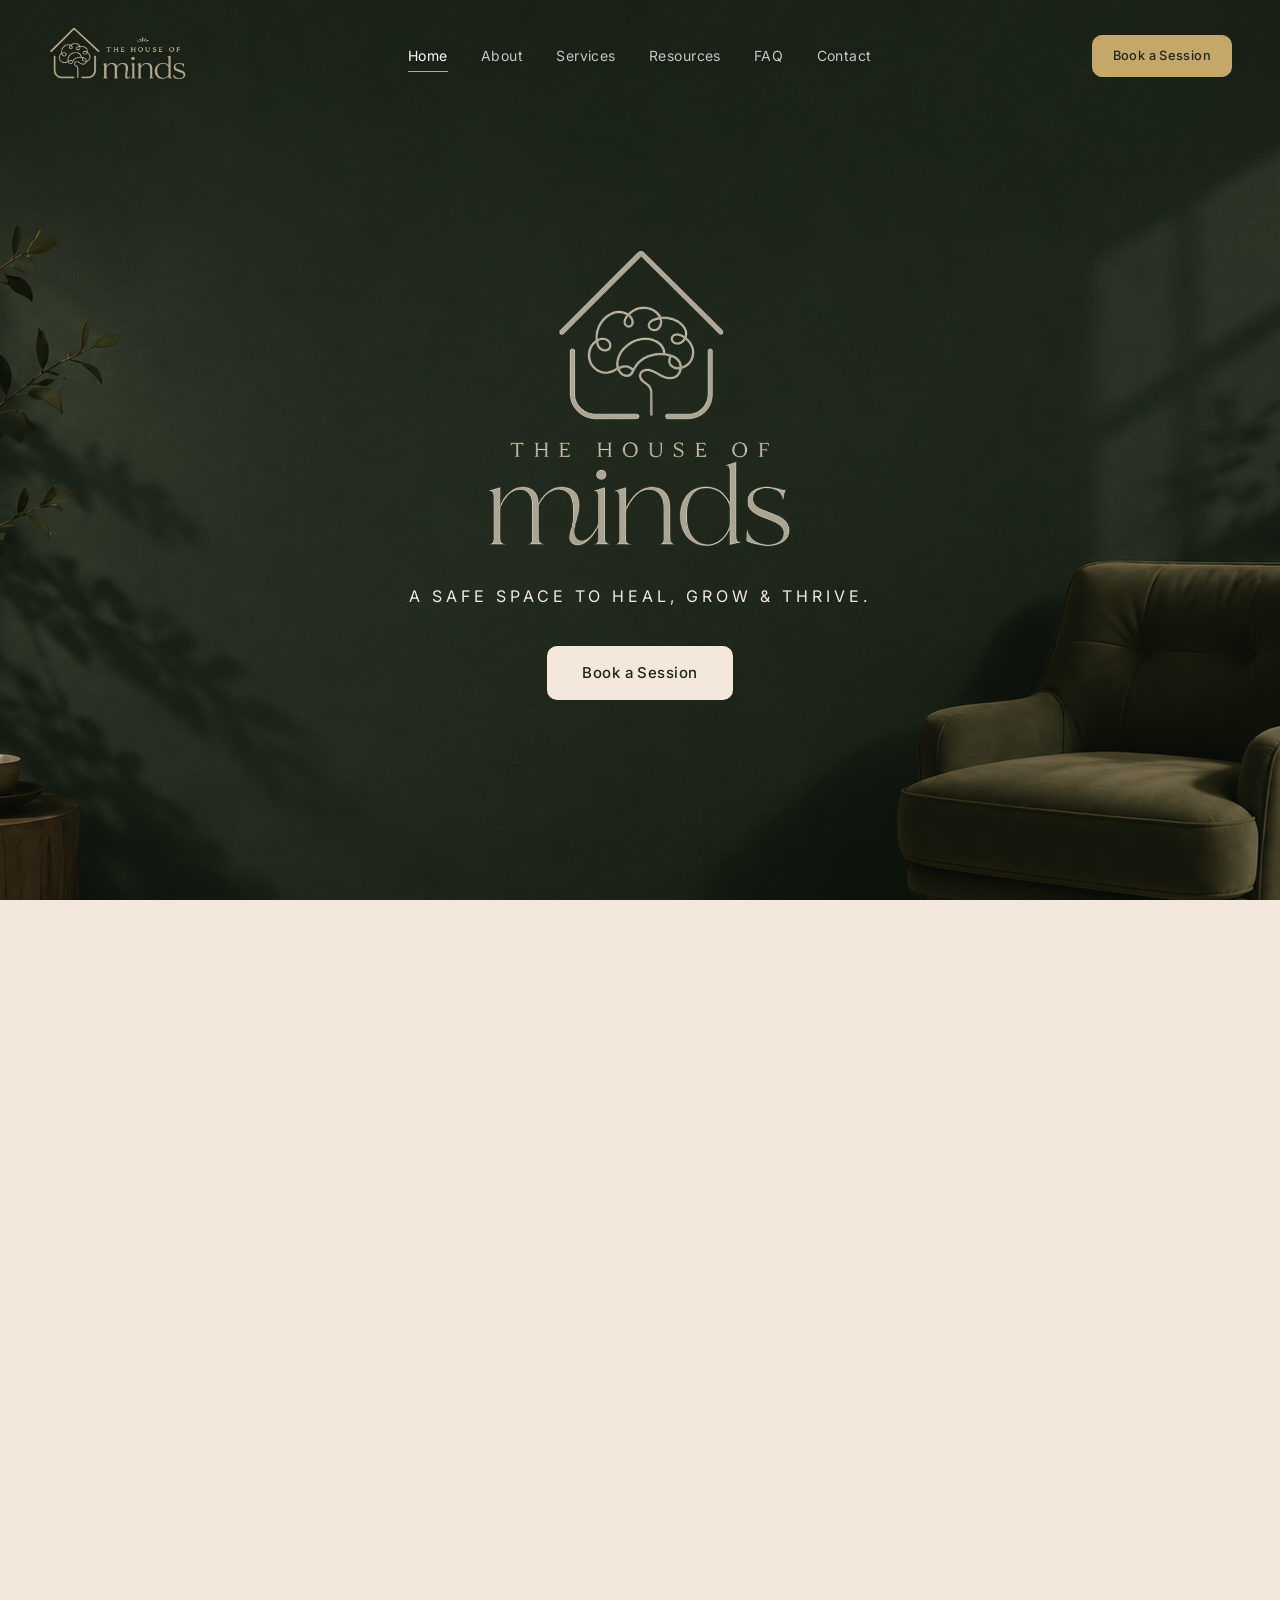
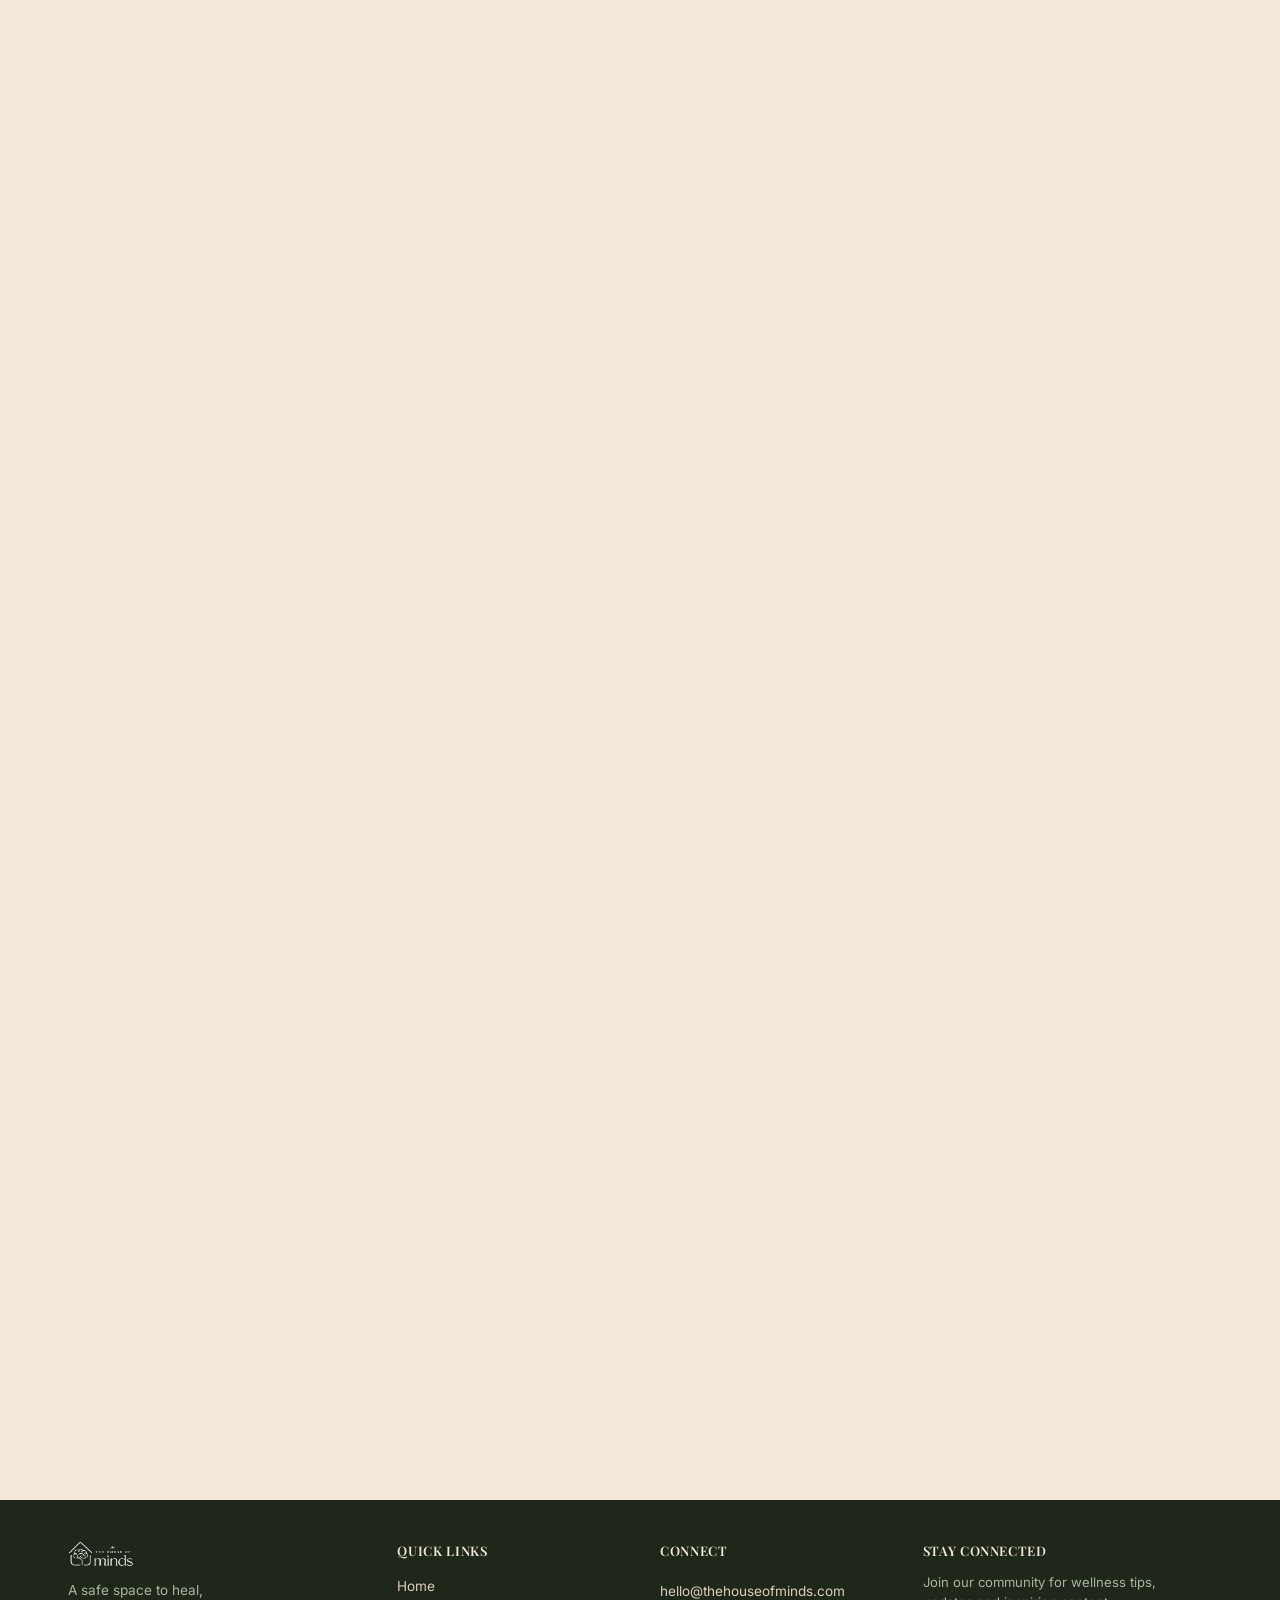
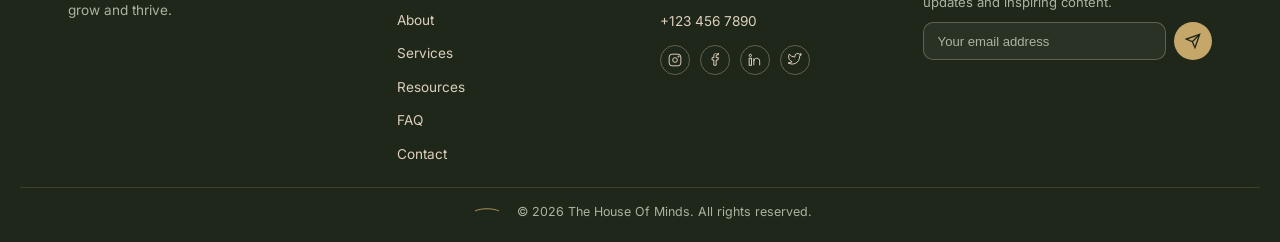
<file: index.html>
<!doctype html>
<html lang="en">
  <head>
    <meta charset="UTF-8" />
    <meta name="viewport" content="width=device-width, initial-scale=1.0" />
    <title>The House of Minds | A Safe Space to Heal, Grow & Thrive</title>
    <meta
      name="description"
      content="Compassionate therapy, wellness programs, and supportive resources designed to help you heal, grow, and thrive at every stage of life."
    />

    <link rel="preconnect" href="https://fonts.googleapis.com" />
    <link rel="preconnect" href="https://fonts.gstatic.com" crossorigin />
    <link
      href="https://fonts.googleapis.com/css2?family=Inter:wght@300;400;500;600&family=Lora:ital,wght@0,400;0,500;1,400&family=Playfair+Display:ital,wght@0,400;0,600;0,700;1,400&display=swap"
      rel="stylesheet"
    />

    <link rel="stylesheet" href="css/style.css" />
    <link rel="stylesheet" href="css/home.css" />
  </head>

  <body>
    <!-- Navigation Header -->
    <header class="main-header">
      <div class="header-container">
        <a href="./index.html" class="logo-link">
          <img src="assets/home/logo-navbar.png" alt="The House of Minds Logo" class="header-logo" />
        </a>

        <button class="mobile-menu-toggle" aria-label="Toggle menu" id="menuToggle">
          <span class="bar"></span>
          <span class="bar"></span>
          <span class="bar"></span>
        </button>

        <nav class="nav-menu" id="navMenu">
          <ul>
            <li><a href="./index.html" class="active">Home</a></li>
            <li><a href="./about.html">About</a></li>
            <li><a href="./services.html">Services</a></li>
            <li><a href="./index.html#resources">Resources</a></li>
            <li><a href="./index.html#faq">FAQ</a></li>
            <li><a href="./contact.html">Contact</a></li>
          </ul>
        </nav>

        <div class="header-cta">
          <a href="./contact.html" class="btn btn-nav-cta">Book a Session</a>
        </div>
      </div>
    </header>

    <main class="stack-stack">
    <!-- Hero -->
    <section id="home" class="hero-section stack-section" data-nav="dark">
      <div class="hero-content-container animate-on-scroll">
        <div class="hero-center-logo">
          <img src="assets/home/logo1.png" alt="The House of Minds" />
        </div>
        <p class="hero-subtitle">A SAFE SPACE TO HEAL, GROW &amp; THRIVE.</p>
        <div class="hero-cta-buttons">
          <a href="#contact" class="btn btn-primary">Book a Session</a>
        </div>
      </div>
    </section>

    <!-- Welcome -->
    <section id="about" class="welcome-section stack-section" data-nav="light">
      <div class="welcome-container">
        <div class="welcome-left animate-on-scroll">
          <h2 class="welcome-title">Welcome Home</h2>
          <p class="welcome-text">
            At The House of Minds, we believe mental well-being is the foundation of a meaningful life. Our space is built on empathy, understanding, and the belief that every mind deserves care.
          </p>
          <a href="./about.html" class="btn btn-dark">Learn More</a>
        </div>

        <div class="welcome-right animate-on-scroll">
          <div class="welcome-image-wrapper">
            <picture>
              <source media="(max-width: 1024px)" srcset="assets/home/win.png" />
              <img src="assets/home/welcome-card.png" alt="Minimalist peaceful therapy room" class="welcome-arch-img" />
            </picture>
          </div>
          <div class="welcome-watermark">
            <svg viewBox="0 0 100 200" fill="none" stroke="currentColor" stroke-width="1" opacity="0.15">
              <path d="M 10 190 Q 30 140 30 80 Q 30 30 70 10 M 30 110 Q 55 90 70 100 M 30 140 Q 60 130 80 150 M 30 80 Q 15 60 5 65" />
            </svg>
          </div>
        </div>
      </div>
    </section>

    <!-- Services -->
    <section id="services" class="services-section stack-section" data-nav="dark">
      <div class="services-container">
        <h2 class="services-title animate-on-scroll">Our Services</h2>
        <div class="services-columns">
          <div class="service-col animate-on-scroll">
            <div class="service-icon-container"><img src="assets/home/icon-1.png" alt="Therapy Sessions" class="service-png-icon" /></div>
            <h3 class="service-col-title">Therapy Sessions</h3>
            <p class="service-col-desc">Personalized 1:1 sessions tailored to your needs.</p>
          </div>
          <div class="service-col animate-on-scroll">
            <div class="service-icon-container"><img src="assets/home/icon-2.png" alt="Mind Wellness Programs" class="service-png-icon" /></div>
            <h3 class="service-col-title">Mind Wellness Programs</h3>
            <p class="service-col-desc">Guided programs for emotional balance and growth.</p>
          </div>
          <div class="service-col animate-on-scroll">
            <div class="service-icon-container"><img src="assets/home/icon-3.png" alt="Workshops & Events" class="service-png-icon" /></div>
            <h3 class="service-col-title">Workshops &amp; Events</h3>
            <p class="service-col-desc">Engaging sessions to learn, heal, and connect.</p>
          </div>
          <div class="service-col animate-on-scroll">
            <div class="service-icon-container"><img src="assets/home/icon-4.png" alt="Resources" class="service-png-icon" /></div>
            <h3 class="service-col-title">Resources</h3>
            <p class="service-col-desc">Tools, guides &amp; resources for your wellness journey.</p>
          </div>
          <div class="service-col animate-on-scroll">
            <div class="service-icon-container"><img src="assets/home/icon-5.png" alt="Support Groups" class="service-png-icon" /></div>
            <h3 class="service-col-title">Support Groups</h3>
            <p class="service-col-desc">A safe community to share, heal &amp; grow together.</p>
          </div>
          <div class="service-col animate-on-scroll">
            <div class="service-icon-container"><img src="assets/home/icon-1.png" alt="Couples Therapy" class="service-png-icon" /></div>
            <h3 class="service-col-title">Couples Therapy</h3>
            <p class="service-col-desc">Guided sessions to rebuild trust and communication.</p>
          </div>
          <div class="service-col animate-on-scroll">
            <div class="service-icon-container"><img src="assets/home/icon-2.png" alt="Teen Counseling" class="service-png-icon" /></div>
            <h3 class="service-col-title">Teen Counseling</h3>
            <p class="service-col-desc">Safe, age-appropriate support for young minds.</p>
          </div>
          <div class="service-col animate-on-scroll">
            <div class="service-icon-container"><img src="assets/home/icon-3.png" alt="Corporate Wellness" class="service-png-icon" /></div>
            <h3 class="service-col-title">Corporate Wellness</h3>
            <p class="service-col-desc">Workshops and screenings for healthier workplaces.</p>
          </div>
          <div class="service-col animate-on-scroll">
            <div class="service-icon-container"><img src="assets/home/icon-4.png" alt="Online Sessions" class="service-png-icon" /></div>
            <h3 class="service-col-title">Online Sessions</h3>
            <p class="service-col-desc">Secure teleconsultations, wherever you are.</p>
          </div>
          <div class="service-col animate-on-scroll">
            <div class="service-icon-container"><img src="assets/home/icon-5.png" alt="Assessments" class="service-png-icon" /></div>
            <h3 class="service-col-title">Assessments</h3>
            <p class="service-col-desc">Cognitive and behavioral evaluations, made clear.</p>
          </div>
        </div>
      </div>
    </section>

    <!-- Together -->
    <section id="resources" class="together-section stack-section" data-nav="dark">
      <div class="together-bg">
        <picture>
          <source media="(max-width: 1024px)" srcset="assets/home/services-card.jpeg" />
          <img src="assets/home/services-card.jpeg" alt="" />
        </picture>
      </div>
      <div class="together-overlay"></div>

      <div class="together-content animate-on-scroll">
        <h2 class="together-heading">You Don't Have To Do It Alone</h2>
        <p class="together-text">
          We provide compassionate care and evidence-based support to help you navigate life's challenges and discover your inner strength — walking beside you, every step of the way.
        </p>
        <a href="#contact" class="btn btn-primary">Get In Touch</a>

        <div class="together-features">
          <div class="t-feature">
            <div class="t-feature-icon"><img src="assets/home/icon-6.png" alt="" /></div>
            <span>Compassionate Support</span>
          </div>
          <div class="t-feature">
            <div class="t-feature-icon"><img src="assets/home/icon-7.png" alt="" /></div>
            <span>Personalized Approach</span>
          </div>
          <div class="t-feature">
            <div class="t-feature-icon"><img src="assets/home/icon-8.png" alt="" /></div>
            <span>Safe &amp; Confidential Space</span>
          </div>
          <div class="t-feature">
            <div class="t-feature-icon"><img src="assets/home/icon-9.png" alt="" /></div>
            <span>Holistic Wellness</span>
          </div>
        </div>
      </div>
    </section>


    <!-- Testimonials -->
    <section class="testimonials-section stack-section" data-nav="dark">
      <div class="testimonials-container">
        <div class="section-heading animate-on-scroll">
          <h2 class="testimonials-title">What Our Clients Say</h2>
        </div>

        <div class="testimonial-carousel">
          <div class="testimonial-track">
            <div class="testimonial-card animate-on-scroll">
              <div class="quote-icon">&#10077;</div>
              <p class="testimonial-text">The House of Minds has been a transformative part of my healing journey. I finally feel heard and understood.</p>
              <div class="testimonial-stars">&#9733;&#9733;&#9733;&#9733;&#9733;</div>
              <h5 class="testimonial-name">Aishwarya B.</h5>
            </div>
            <div class="testimonial-card animate-on-scroll">
              <div class="quote-icon">&#10077;</div>
              <p class="testimonial-text">The sessions are empowering and practical. I've learned so much about myself and how to grow.</p>
              <div class="testimonial-stars">&#9733;&#9733;&#9733;&#9733;&#9733;</div>
              <h5 class="testimonial-name">Rohan Mehta</h5>
            </div>
            <div class="testimonial-card animate-on-scroll">
              <div class="quote-icon">&#10077;</div>
              <p class="testimonial-text">A truly safe and welcoming space. The support and care here are unlike anything I've experienced.</p>
              <div class="testimonial-stars">&#9733;&#9733;&#9733;&#9733;&#9733;</div>
              <h5 class="testimonial-name">Neha S.</h5>
            </div>
            <div class="testimonial-card animate-on-scroll">
              <div class="quote-icon">&#10077;</div>
              <p class="testimonial-text">They helped me reconnect with routines that actually work for my life. It felt practical and deeply supportive.</p>
              <div class="testimonial-stars">&#9733;&#9733;&#9733;&#9733;&#9733;</div>
              <h5 class="testimonial-name">Priya K.</h5>
            </div>
            <div class="testimonial-card animate-on-scroll">
              <div class="quote-icon">&#10077;</div>
              <p class="testimonial-text">I came in overwhelmed and left each session feeling calmer, clearer, and more confident in myself.</p>
              <div class="testimonial-stars">&#9733;&#9733;&#9733;&#9733;&#9733;</div>
              <h5 class="testimonial-name">Daniel R.</h5>
            </div>
            <div class="testimonial-card animate-on-scroll">
              <div class="quote-icon">&#10077;</div>
              <p class="testimonial-text">The care is thoughtful, warm, and consistent. It has made a real difference in my day-to-day life.</p>
              <div class="testimonial-stars">&#9733;&#9733;&#9733;&#9733;&#9733;</div>
              <h5 class="testimonial-name">Meera T.</h5>
            </div>
            <div class="testimonial-card animate-on-scroll" aria-hidden="true">
              <div class="quote-icon">&#10077;</div>
              <p class="testimonial-text">The House of Minds has been a transformative part of my healing journey. I finally feel heard and understood.</p>
              <div class="testimonial-stars">&#9733;&#9733;&#9733;&#9733;&#9733;</div>
              <h5 class="testimonial-name">Aishwarya B.</h5>
            </div>
            <div class="testimonial-card animate-on-scroll" aria-hidden="true">
              <div class="quote-icon">&#10077;</div>
              <p class="testimonial-text">The sessions are empowering and practical. I've learned so much about myself and how to grow.</p>
              <div class="testimonial-stars">&#9733;&#9733;&#9733;&#9733;&#9733;</div>
              <h5 class="testimonial-name">Rohan Mehta</h5>
            </div>
            <div class="testimonial-card animate-on-scroll" aria-hidden="true">
              <div class="quote-icon">&#10077;</div>
              <p class="testimonial-text">A truly safe and welcoming space. The support and care here are unlike anything I've experienced.</p>
              <div class="testimonial-stars">&#9733;&#9733;&#9733;&#9733;&#9733;</div>
              <h5 class="testimonial-name">Neha S.</h5>
            </div>
            <div class="testimonial-card animate-on-scroll" aria-hidden="true">
              <div class="quote-icon">&#10077;</div>
              <p class="testimonial-text">They helped me reconnect with routines that actually work for my life. It felt practical and deeply supportive.</p>
              <div class="testimonial-stars">&#9733;&#9733;&#9733;&#9733;&#9733;</div>
              <h5 class="testimonial-name">Priya K.</h5>
            </div>
            <div class="testimonial-card animate-on-scroll" aria-hidden="true">
              <div class="quote-icon">&#10077;</div>
              <p class="testimonial-text">I came in overwhelmed and left each session feeling calmer, clearer, and more confident in myself.</p>
              <div class="testimonial-stars">&#9733;&#9733;&#9733;&#9733;&#9733;</div>
              <h5 class="testimonial-name">Daniel R.</h5>
            </div>
            <div class="testimonial-card animate-on-scroll" aria-hidden="true">
              <div class="quote-icon">&#10077;</div>
              <p class="testimonial-text">The care is thoughtful, warm, and consistent. It has made a real difference in my day-to-day life.</p>
              <div class="testimonial-stars">&#9733;&#9733;&#9733;&#9733;&#9733;</div>
              <h5 class="testimonial-name">Meera T.</h5>
            </div>
          </div>
        </div>
      </div>
    </section>

    <!-- CTA -->
    <section id="cta" class="cta-section stack-section" data-nav="light">
      <div class="cta-container">
        <div class="cta-content-wrapper">
          <div class="cta-text-content animate-on-scroll">
            <h2 class="cta-title">Ready to Take the First Step?</h2>
            <p class="cta-subtitle">You don't have to do it alone. We're here to walk with you, every step of the way.</p>
            <a href="#contact" class="btn btn-primary">Book a Session Now</a>
          </div>
        </div>
      </div>
    </section>
    <!-- FAQ -->
    <section id="faq" class="faq-section stack-section stack-end" data-nav="dark">
      <div class="faq-container">
        <div class="faq-header animate-on-scroll">
          <h2 class="faq-title">Frequently Asked Questions</h2>
        </div>

        <div class="faq-content-wrapper">
          <div class="faq-list animate-on-scroll">
            <div class="faq-item">
              <button class="faq-question">
                <span>What services do you offer?</span>
                <span class="faq-icon">+</span>
              </button>
              <div class="faq-answer-wrapper">
                <div class="faq-answer-content">
                  <p>We offer individual therapy, mind wellness programs, community workshops, support groups, and a curated library of resources to support your mental wellness journey.</p>
                </div>
              </div>
            </div>

            <div class="faq-item">
              <button class="faq-question">
                <span>How do I book a session?</span>
                <span class="faq-icon">+</span>
              </button>
              <div class="faq-answer-wrapper">
                <div class="faq-answer-content">
                  <p>Booking a session is easy. You can click any 'Book a Session' button on our page, fill out our intake form, or contact us directly at hello@thehouseofminds.com.</p>
                </div>
              </div>
            </div>

            <div class="faq-item">
              <button class="faq-question">
                <span>Is everything confidential?</span>
                <span class="faq-icon">+</span>
              </button>
              <div class="faq-answer-wrapper">
                <div class="faq-answer-content">
                  <p>Yes, absolutely. Confidentiality is the cornerstone of our practice. All your personal details, sessions, and records are kept completely secure and private.</p>
                </div>
              </div>
            </div>

            <div class="faq-item">
              <button class="faq-question">
                <span>Do you offer online sessions?</span>
                <span class="faq-icon">+</span>
              </button>
              <div class="faq-answer-wrapper">
                <div class="faq-answer-content">
                  <p>Yes, we provide both online video sessions and in-person sessions at our comfortable space to suit your convenience and preferences.</p>
                </div>
              </div>
            </div>
          </div>
        </div>
      </div>
    </section>
    </main>

    <footer id="contact" class="main-footer">
      <div class="footer-container">
        <div class="footer-brand">
          <a href="./index.html" class="footer-logo">
            <img src="assets/home/logo-navbar.png" alt="The House of Minds" />
          </a>
          <p class="footer-tagline">A safe space to heal,<br />grow and thrive.</p>
        </div>

        <div class="footer-links">
          <h4>Quick Links</h4>
          <ul>
            <li><a href="./index.html">Home</a></li>
            <li><a href="./about.html">About</a></li>
            <li><a href="./services.html">Services</a></li>
            <li><a href="./index.html#resources">Resources</a></li>
            <li><a href="./index.html#faq">FAQ</a></li>
            <li><a href="./contact.html">Contact</a></li>
          </ul>
        </div>

        <div class="footer-contact">
          <h4>Connect</h4>
          <a href="mailto:hello@thehouseofminds.com">hello@thehouseofminds.com</a>
          <a href="tel:+1234567890">+123 456 7890</a>
          <div class="footer-social">
            <a href="#" aria-label="Instagram">
              <svg viewBox="0 0 24 24" fill="none" stroke="currentColor" stroke-width="1.7">
                <rect x="2" y="2" width="20" height="20" rx="5"></rect>
                <circle cx="12" cy="12" r="4"></circle>
                <circle cx="18" cy="6" r="1"></circle>
              </svg>
            </a>
            <a href="#" aria-label="Facebook">
              <svg viewBox="0 0 24 24" fill="none" stroke="currentColor" stroke-width="1.7">
                <path d="M15 3h3V0h-3c-3 0-5 2-5 5v3H7v4h3v9h4v-9h3l1-4h-4V5c0-1 .5-2 2-2z" />
              </svg>
            </a>
            <a href="#" aria-label="LinkedIn">
              <svg viewBox="0 0 24 24" fill="none" stroke="currentColor" stroke-width="1.7">
                <rect x="2" y="9" width="4" height="12"></rect>
                <circle cx="4" cy="4" r="2"></circle>
                <path d="M10 9v12M10 14c0-3 2-5 5-5s5 2 5 5v7"></path>
              </svg>
            </a>
            <a href="#" aria-label="Twitter">
              <svg viewBox="0 0 24 24" fill="none" stroke="currentColor" stroke-width="1.7">
                <path d="M23 3c-.8.4-1.7.7-2.6.8A4.5 4.5 0 0 0 22.3 1a9 9 0 0 1-2.9 1.1A4.5 4.5 0 0 0 11.8 6v1A12.8 12.8 0 0 1 2 2s-4 9 5 13a13 13 0 0 1-7 2c9 5 20 0 20-11.5v-.6A9 9 0 0 0 23 3z" />
              </svg>
            </a>
          </div>
        </div>

        <div class="footer-newsletter">
          <h4>Stay Connected</h4>
          <p>Join our community for wellness tips,<br />updates and inspiring content.</p>
          <form class="newsletter-form" id="newsletterForm">
            <input type="email" placeholder="Your email address" required />
            <button type="submit">
              <svg viewBox="0 0 24 24" fill="none" stroke="currentColor" stroke-width="2">
                <line x1="22" y1="2" x2="11" y2="13"></line>
                <polygon points="22 2 15 22 11 13 2 9 22 2"></polygon>
              </svg>
            </button>
          </form>
          <div class="newsletter-feedback" id="newsletterFeedback"></div>
        </div>
      </div>

      <div class="footer-divider"></div>

      <div class="footer-bottom">
        <div class="footer-bottom-leaf">
          <svg viewBox="0 0 60 20" fill="none" stroke="currentColor" stroke-width="1.4">
            <path d="M10 10C20 5 40 5 50 10" />
          </svg>
        </div>
        <p>© 2026 The House Of Minds. All rights reserved.</p>
      </div>
    </footer>

    <script src="js/gsap.min.js"></script>
    <script src="js/ScrollTrigger.min.js"></script>
    <script src="js/script.js"></script>
  </body>
</html>
</file>
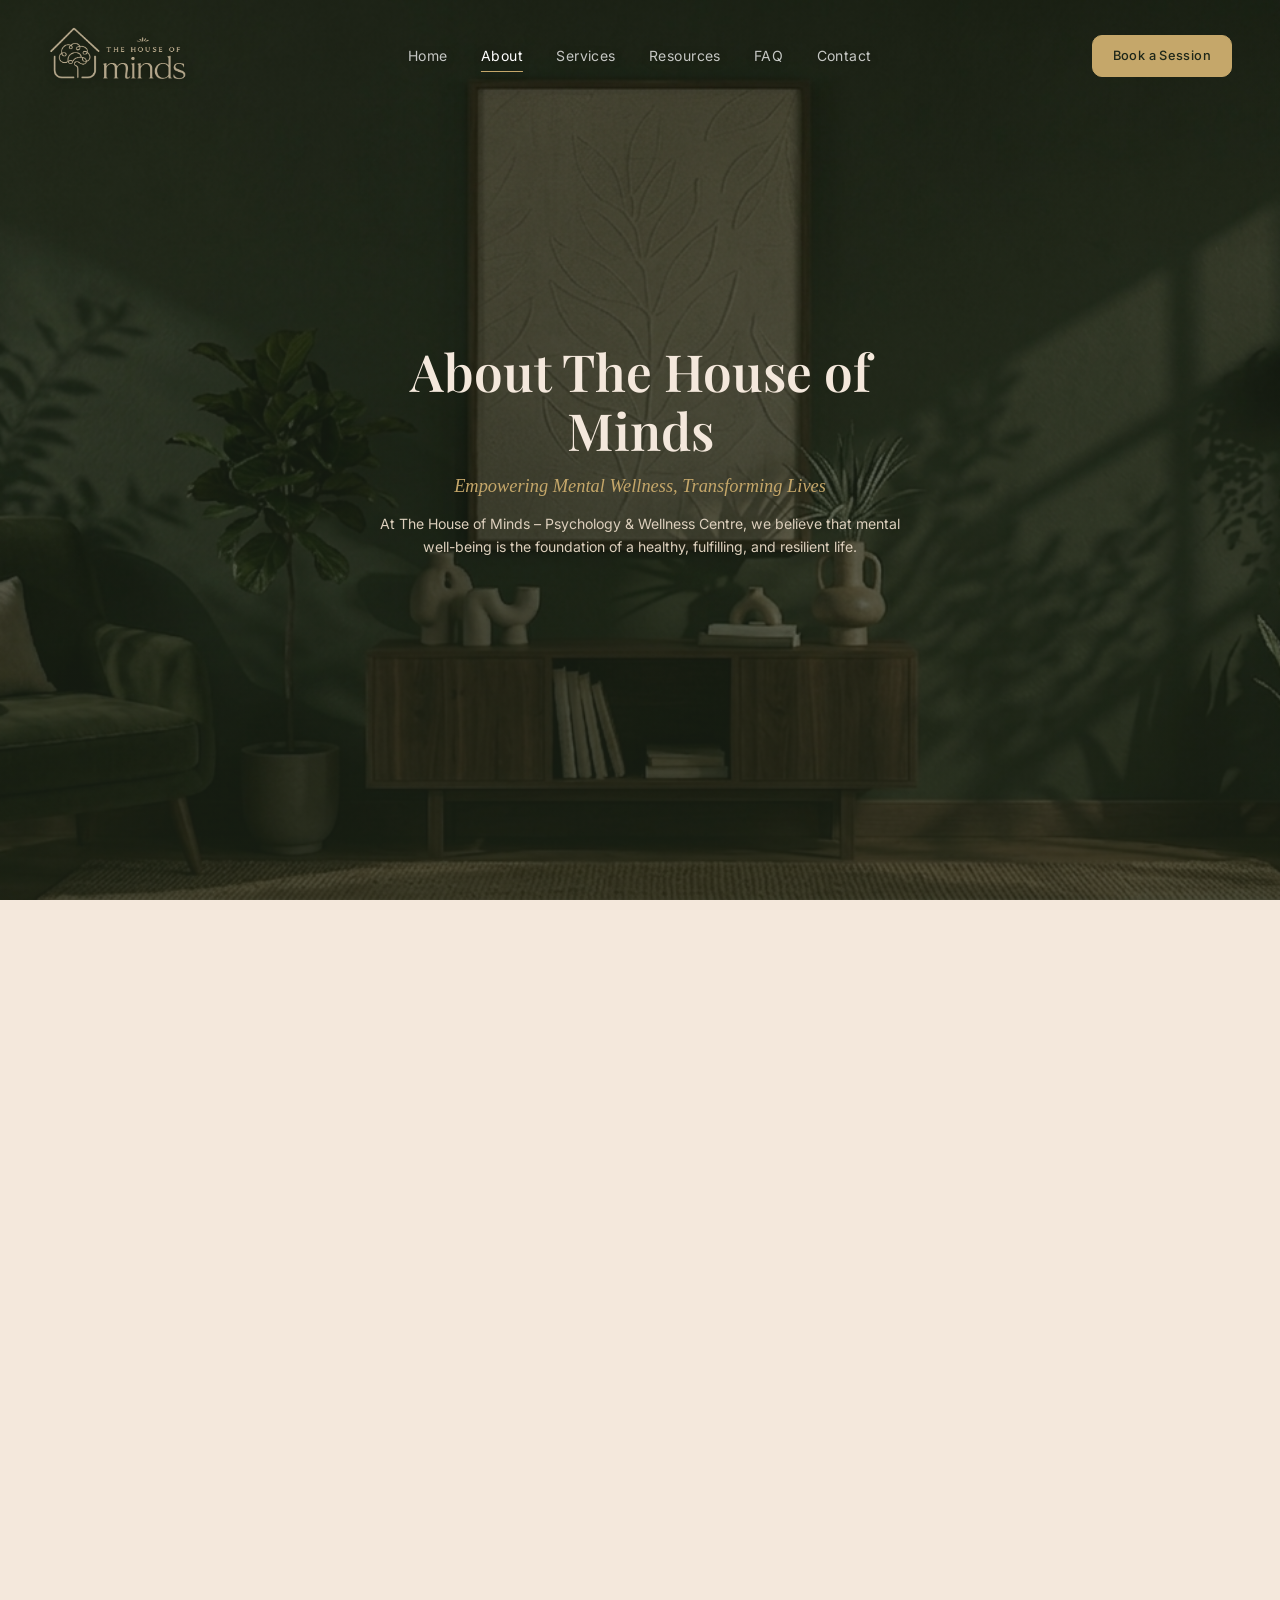
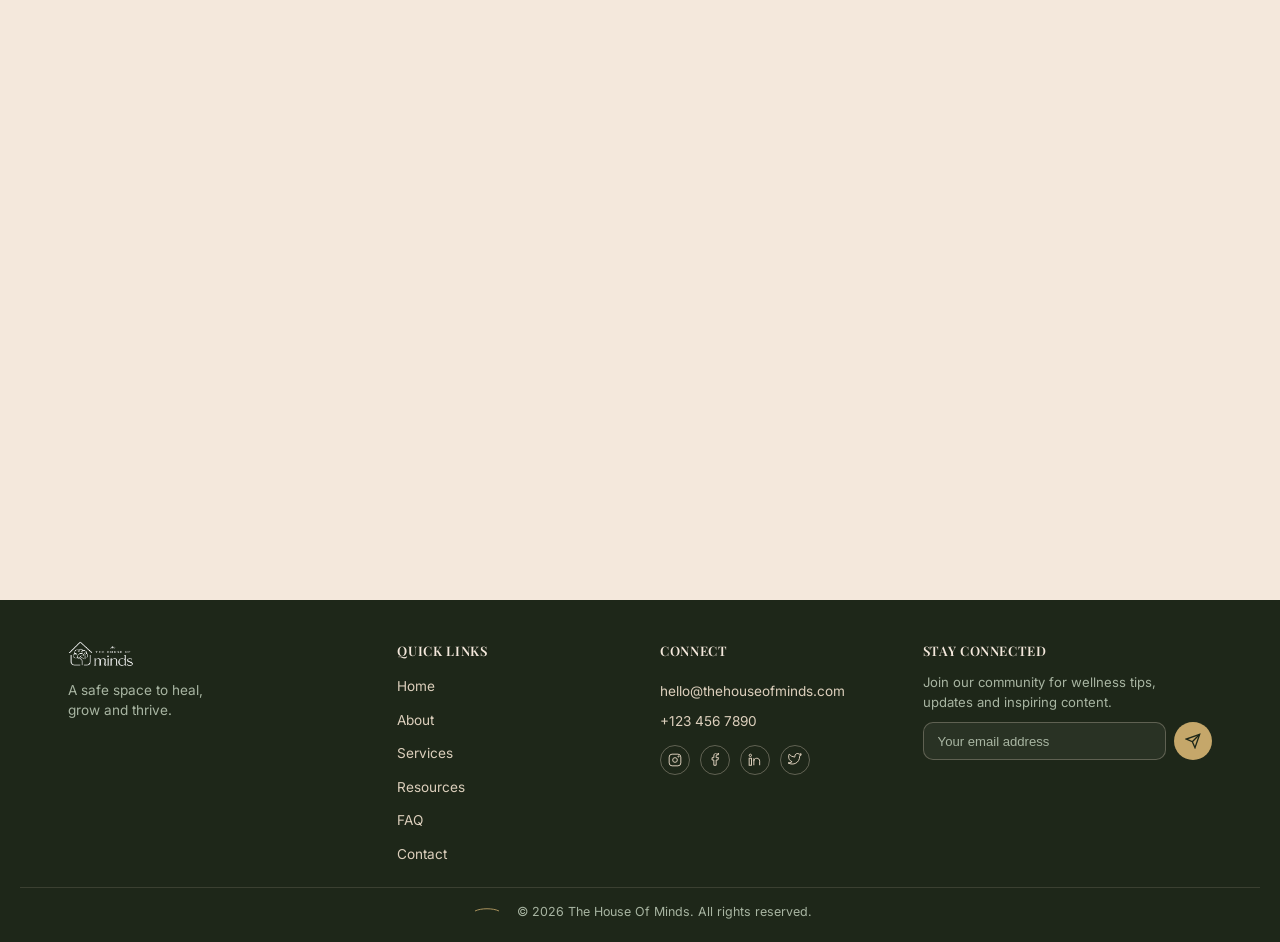
<file: about.html>
<!DOCTYPE html>
<html lang="en">
<head>
<meta charset="UTF-8">
<meta name="viewport" content="width=device-width, initial-scale=1.0">
<title>About Us | The House of Minds</title>
<meta name="description" content="Learn about The House of Minds — our story, values, approach, and the comprehensive mental wellness services we offer.">
<link rel="preconnect" href="https://fonts.googleapis.com">
<link rel="preconnect" href="https://fonts.gstatic.com" crossorigin>
<link href="https://fonts.googleapis.com/css2?family=Cormorant+Garamond:ital,wght@0,400;0,500;0,600;1,400&family=Jost:wght@300;400;500;600&family=Inter:wght@300;400;500;600&family=Playfair+Display:ital,wght@0,400;0,600;0,700;1,400&display=swap" rel="stylesheet">
<link rel="stylesheet" href="css/style.css">
<link rel="stylesheet" href="css/about.css">
</head>
<body>

<header class="main-header">
  <div class="header-container">
    <a href="./index.html" class="logo-link">
      <img src="assets/about/logo-navbar.png" alt="The House of Minds Logo" class="header-logo" />
    </a>

    <button class="mobile-menu-toggle" aria-label="Toggle menu" id="menuToggle">
      <span class="bar"></span>
      <span class="bar"></span>
      <span class="bar"></span>
    </button>

    <nav class="nav-menu" id="navMenu">
      <ul>
        <li><a href="./index.html">Home</a></li>
        <li><a href="./about.html" class="active">About</a></li>
        <li><a href="./services.html">Services</a></li>
        <li><a href="./index.html#resources">Resources</a></li>
        <li><a href="./index.html#faq">FAQ</a></li>
        <li><a href="./contact.html">Contact</a></li>
      </ul>
    </nav>

    <div class="header-cta">
      <a href="./contact.html" class="btn btn-nav-cta">Book a Session</a>
    </div>
  </div>
</header>

<main class="stack-stack">
<!-- Hero -->
<section class="hero stack-section" data-nav="dark">
  <div class="hero-bg">
    <picture>
      <source media="(max-width: 1024px)" srcset="assets/about/about-m.png">
      <img src="assets/about/hero-b.png" alt="Calm therapy room">
    </picture>
  </div>
  <div class="hero-text">
    <h1>About The House of Minds</h1>
    <div class="sub">Empowering Mental Wellness, Transforming Lives</div>
    <p>At The House of Minds – Psychology &amp; Wellness Centre, we believe that mental well-being is the foundation of a healthy, fulfilling, and resilient life.</p>
  </div>
</section>

<!-- Story -->
<section class="story reveal stack-section" data-nav="light">
  <div class="story-img-wrap">
    <div class="story-img">
      <picture>
        <source media="(max-width: 1024px)" srcset="assets/about/win.png">
        <img src="assets/about/win.png" alt="Warm reading nook">
      </picture>
    </div>
  </div>
  <div class="story-content">
    <h2>Bridging Awareness &amp; Accessible Care.</h2>
    <p>Founded with a vision to bridge the gap between mental health awareness and accessible professional care, The House of Minds serves individuals, families, students, working professionals, and organizations through a holistic approach to psychological wellness.</p>
    <p>Our mission is to provide compassionate, confidential, and evidence-based psychological support that helps individuals navigate challenges, strengthen emotional resilience, and achieve lasting personal growth.</p>
  </div>
</section>

<!-- Values -->
<section class="values reveal stack-section" data-nav="light">
  <div class="values-head">
    <h2>Our Core Values</h2>
    <p>The principles that shape every session, every program, and every conversation we have with the people who trust us.</p>
  </div>
  <div class="values-inner">
    <div class="value-item">
      <div class="value-icon"><svg viewBox="0 0 24 24" fill="none" stroke="currentColor" stroke-width="1.6"><path d="M12 21s-7-4.35-9.5-8.5C.5 8 2.5 4 6.5 4c2 0 3.5 1.2 4.5 2.7C12 5.2 13.5 4 15.5 4 19.5 4 21.5 8 19.5 12.5 17 16.65 12 21 12 21z"/></svg></div>
      <h3>Compassion</h3>
      <p>Empathetic, client-centered care that respects every unique journey.</p>
    </div>
    <div class="value-item">
      <div class="value-icon"><svg viewBox="0 0 24 24" fill="none" stroke="currentColor" stroke-width="1.6"><path d="M12 2 4 5v6c0 5 3.4 9 8 11 4.6-2 8-6 8-11V5l-8-3z"/></svg></div>
      <h3>Confidentiality</h3>
      <p>Trust is at the heart of our practice, with privacy in every interaction.</p>
    </div>
    <div class="value-item">
      <div class="value-icon"><svg viewBox="0 0 24 24" fill="none" stroke="currentColor" stroke-width="1.6"><path d="M12 2 14.5 8.5 21 9l-5 4.5L17.5 20 12 16.5 6.5 20 8 13.5 3 9l6.5-.5z"/></svg></div>
      <h3>Excellence</h3>
      <p>The highest standards of care through evidence-based methods.</p>
    </div>
    <div class="value-item">
      <div class="value-icon"><svg viewBox="0 0 24 24" fill="none" stroke="currentColor" stroke-width="1.6"><path d="M17 20v-2a4 4 0 0 0-4-4H7a4 4 0 0 0-4 4v2"/><circle cx="10" cy="7" r="4"/><path d="M23 20v-2a4 4 0 0 0-3-3.87"/><path d="M16 3.13a4 4 0 0 1 0 7.75"/></svg></div>
      <h3>Integrity</h3>
      <p>Ethical, transparent, and responsible mental healthcare, always.</p>
    </div>
    <div class="value-item">
      <div class="value-icon"><svg viewBox="0 0 24 24" fill="none" stroke="currentColor" stroke-width="1.6"><path d="M12 2v6M12 22c-4-1-6-4-6-8 0-3 2-5 6-6 4 1 6 3 6 6 0 4-2 7-6 8z"/></svg></div>
      <h3>Innovation</h3>
      <p>Technology and modern approaches to improve access and outcomes.</p>
    </div>
    <div class="value-item">
      <div class="value-icon"><svg viewBox="0 0 24 24" fill="none" stroke="currentColor" stroke-width="1.6"><circle cx="9" cy="7" r="3"/><circle cx="17" cy="9" r="2.4"/><path d="M2 21v-1a6 6 0 0 1 12 0v1"/><path d="M14 21v-.6a5 5 0 0 1 8-4"/></svg></div>
      <h3>Community Impact</h3>
      <p>Promoting awareness, education, and preventive wellness initiatives.</p>
    </div>
  </div>
</section>

<!-- Approach -->
<section class="approach reveal stack-section" data-nav="dark">
  <div class="approach-content">
    <h2>Human-Centered.<br>Evidence-Based.</h2>
    <p style="text-align: justify;">We combine clinical expertise with a human-centered philosophy, creating a safe and supportive environment where every individual feels heard, understood, and empowered.</p>
    <p>By integrating traditional in-person consultations with modern digital solutions, we make quality mental healthcare more accessible, convenient, and effective for people across different locations and lifestyles.</p>
    <button class="btn">Learn More</button>
  </div>
  <div class="approach-img">
    <picture>
      <source media="(max-width: 1024px)" srcset="assets/about/mission.png">
      <img src="assets/about/mission.png" alt="Cozy still life with candle and books">
    </picture>
  </div>
</section>

<!-- Services intro -->
<section class="offer-intro reveal stack-section" id="offer" data-nav="light">

  <!-- LEFT PANEL: heading + scrollable service list -->
  <div class="offer-left-panel">
    <div class="offer-head">
      <h2>Comprehensive Mental Wellness Services</h2>
      <p>Whether you are seeking support during a difficult phase of life or striving for personal growth and emotional balance, our team is here for you.</p>
    </div>

    <div class="services-interactive">
      <ul class="services-list">
        <li class="services-list-item active" data-img="assets/about/1.png" data-alt="Individual counseling">
          <span class="num">01</span>
          <div class="s-text">
            <h3>Individual Counseling &amp; Psychotherapy</h3>
            <!-- <p>One-on-one support tailored to your personal path toward healing and growth.</p> -->
          </div>
        </li>
        <li class="services-list-item" data-img="assets/about/2.png" data-alt="Anxiety and stress management">
          <span class="num">02</span>
          <div class="s-text">
            <h3>Anxiety, Stress &amp; Depression Management</h3>
            <!-- <p>Evidence-based strategies to help you regain balance and emotional steadiness.</p> -->
          </div>
        </li>
        <li class="services-list-item" data-img="assets/about/3.png" data-alt="Child and adolescent counseling">
          <span class="num">03</span>
          <div class="s-text">
            <h3>Child &amp; Adolescent Counseling</h3>
            <!-- <p>Nurturing, age-appropriate guidance for young minds navigating growth and change.</p> -->
          </div>
        </li>
        <li class="services-list-item" data-img="assets/about/4.png" data-alt="Relationship and family counseling">
          <span class="num">04</span>
          <div class="s-text">
            <h3>Relationship &amp; Family Counseling</h3>
            <!-- <p>Building stronger, healthier connections through guided, judgment-free conversation.</p> -->
          </div>
        </li>
        <li class="services-list-item" data-img="assets/about/5.png" data-alt="Career and academic guidance">
          <span class="num">05</span>
          <div class="s-text">
            <h3>Career &amp; Academic Guidance</h3>
            <!-- <p>Clarity and confidence for life's professional and educational decisions.</p> -->
          </div>
        </li>
        <li class="services-list-item" data-img="assets/about/6.1.png" data-alt="Psychological assessments">
          <span class="num">06</span>
          <div class="s-text">
            <h3>Psychological Assessments</h3>
            <!-- <p>Comprehensive evaluations to inform personalized care plans.</p> -->
          </div>
        </li>
        <li class="services-list-item" data-img="assets/about/7.1.png" data-alt="Online therapy">
          <span class="num">07</span>
          <div class="s-text">
            <h3>Online Therapy &amp; Teleconsultation</h3>
            <!-- <p>Quality care from wherever you are — secure video sessions.</p> -->
          </div>
        </li>
        <li class="services-list-item" data-img="assets/about/8.1.png" data-alt="Corporate wellness programs">
          <span class="num">08</span>
          <div class="s-text">
            <h3>Corporate Wellness Programs</h3>
            <!-- <p>Supporting organizations in building mentally healthier workplaces.</p> -->
          </div>
        </li>
        <li class="services-list-item" data-img="assets/about/9.1.png" data-alt="Mental health workshops">
          <span class="num">09</span>
          <div class="s-text">
            <h3>Mental Health Workshops &amp; Community Initiatives</h3>
            <!-- <p>Awareness and education reaching schools, colleges, and communities.</p> -->
          </div>
        </li>
        <li class="services-list-item" data-img="assets/about/1.png" data-alt="Group therapy">
          <span class="num">10</span>
          <div class="s-text">
            <h3>Group Therapy Sessions</h3>
            <!-- <p>Guided group settings where shared experience becomes a source of insight.</p> -->
          </div>
        </li>
        <li class="services-list-item" data-img="assets/about/2.png" data-alt="Mindfulness and meditation coaching">
          <span class="num">11</span>
          <div class="s-text">
            <h3>Mindfulness &amp; Meditation Coaching</h3>
            <!-- <p>Practical grounding techniques to build calm, focus, and resilience.</p> -->
          </div>
        </li>
      </ul>
    </div>
  </div>

  <!-- RIGHT PANEL: full-height image -->
  <div class="services-visual">
    <div class="services-visual-stack">
      <img class="visual-img in" src="assets/about/1.png" alt="Individual counseling">
    </div>
  </div>

  <!-- Mobile-only: auto-scrolling horizontal service cards -->
  <div class="services-carousel">
    <div class="services-carousel-head">
      <h2>Comprehensive Mental Wellness Services</h2>
    </div>
    <div class="carousel-track">
      <div class="carousel-card"><img src="assets/about/1.png" alt=""><h3>Individual Counseling &amp; Psychotherapy</h3></div>
      <div class="carousel-card"><img src="assets/about/2.png" alt=""><h3>Anxiety, Stress &amp; Depression Management</h3></div>
      <div class="carousel-card"><img src="assets/about/3.png" alt=""><h3>Child &amp; Adolescent Counseling</h3></div>
      <div class="carousel-card"><img src="assets/about/4.png" alt=""><h3>Relationship &amp; Family Counseling</h3></div>
      <div class="carousel-card"><img src="assets/about/5.png" alt=""><h3>Career &amp; Academic Guidance</h3></div>
      <div class="carousel-card"><img src="assets/about/6.1.png" alt=""><h3>Psychological Assessments</h3></div>
      <div class="carousel-card"><img src="assets/about/7.1.png" alt=""><h3>Online Therapy &amp; Teleconsultation</h3></div>
      <div class="carousel-card"><img src="assets/about/8.1.png" alt=""><h3>Corporate Wellness Programs</h3></div>
      <div class="carousel-card"><img src="assets/about/9.1.png" alt=""><h3>Mental Health Workshops &amp; Community Initiatives</h3></div>
      <div class="carousel-card"><img src="assets/about/1.png" alt=""><h3>Group Therapy Sessions</h3></div>
      <div class="carousel-card"><img src="assets/about/2.png" alt=""><h3>Mindfulness &amp; Meditation Coaching</h3></div>
      <!-- duplicate set for a seamless loop -->
      <div class="carousel-card" aria-hidden="true"><img src="assets/about/1.png" alt=""><h3>Individual Counseling &amp; Psychotherapy</h3></div>
      <div class="carousel-card" aria-hidden="true"><img src="assets/about/2.png" alt=""><h3>Anxiety, Stress &amp; Depression Management</h3></div>
      <div class="carousel-card" aria-hidden="true"><img src="assets/about/3.png" alt=""><h3>Child &amp; Adolescent Counseling</h3></div>
      <div class="carousel-card" aria-hidden="true"><img src="assets/about/4.png" alt=""><h3>Relationship &amp; Family Counseling</h3></div>
      <div class="carousel-card" aria-hidden="true"><img src="assets/about/5.png" alt=""><h3>Career &amp; Academic Guidance</h3></div>
      <div class="carousel-card" aria-hidden="true"><img src="assets/about/6.1.png" alt=""><h3>Psychological Assessments</h3></div>
      <div class="carousel-card" aria-hidden="true"><img src="assets/about/7.1.png" alt=""><h3>Online Therapy &amp; Teleconsultation</h3></div>
      <div class="carousel-card" aria-hidden="true"><img src="assets/about/8.1.png" alt=""><h3>Corporate Wellness Programs</h3></div>
      <div class="carousel-card" aria-hidden="true"><img src="assets/about/9.1.png" alt=""><h3>Mental Health Workshops &amp; Community Initiatives</h3></div>
      <div class="carousel-card" aria-hidden="true"><img src="assets/about/1.png" alt=""><h3>Group Therapy Sessions</h3></div>
      <div class="carousel-card" aria-hidden="true"><img src="assets/about/2.png" alt=""><h3>Mindfulness &amp; Meditation Coaching</h3></div>
    </div>
  </div>
</section>




<!-- Impact -->
<section class="impact reveal stack-section stack-end" data-nav="dark">
  <div class="impact-inner">
    <div class="impact-header">
      <h2>Numbers That Reflect Our Care</h2>
      <p>Mental health is not simply about overcoming challenges - it is about unlocking potential, building resilience, nurturing relationships, and creating a life of purpose and balance. We are your partner in mental wellness.</p>
    </div>
    <div class="stats">
      <div class="stat">
        <div class="stat-icon"><svg viewBox="0 0 24 24" fill="none" stroke="currentColor" stroke-width="1.6"><path d="M17 20v-2a4 4 0 0 0-4-4H7a4 4 0 0 0-4 4v2"/><circle cx="10" cy="7" r="4"/><path d="M23 20v-2a4 4 0 0 0-3-3.87"/><path d="M16 3.13a4 4 0 0 1 0 7.75"/></svg></div>
        <div class="n">500+</div>
        <div class="stat-divider"></div>
        <div class="l">Lives Touched</div>
      </div>
      <div class="stat">
        <div class="stat-icon"><svg viewBox="0 0 24 24" fill="none" stroke="currentColor" stroke-width="1.6"><rect x="3" y="4" width="18" height="17" rx="2"/><path d="M16 2v4M8 2v4M3 10h18"/></svg></div>
        <div class="n">2000+</div>
        <div class="stat-divider"></div>
        <div class="l">Sessions Conducted</div>
      </div>
      <div class="stat">
        <div class="stat-icon"><svg viewBox="0 0 24 24" fill="none" stroke="currentColor" stroke-width="1.6"><path d="M12 2 14.5 8.5 21 9l-5 4.5L17.5 20 12 16.5 6.5 20 8 13.5 3 9l6.5-.5z"/></svg></div>
        <div class="n">20+</div>
        <div class="stat-divider"></div>
        <div class="l">Expert Professionals</div>
      </div>
      <div class="stat">
        <div class="stat-icon"><svg viewBox="0 0 24 24" fill="none" stroke="currentColor" stroke-width="1.6"><path d="M12 21s-7-4.35-9.5-8.5C.5 8 2.5 4 6.5 4c2 0 3.5 1.2 4.5 2.7C12 5.2 13.5 4 15.5 4 19.5 4 21.5 8 19.5 12.5 17 16.65 12 21 12 21z"/></svg></div>
        <div class="n">10+</div>
        <div class="stat-divider"></div>
        <div class="l">Community Programs</div>
      </div>
    </div>
    <div class="cta-band reveal">
      <div class="cta-band-media">
        <picture>
          <source media="(max-width: 1024px)" srcset="assets/about/hero-b.png">
          <img src="assets/about/hero-b.png" alt="Calm therapy room">
        </picture>
      </div>
      <div class="cta-band-text">
        <h2>Your Journey Matters</h2>
        <p>We are here to support you every step of the way.</p>
        <button class="btn" onclick="location.href='#contact'">Book a Session</button>
      </div>
    </div>
  </div>
</section>
</main>

<footer id="contact" class="main-footer">
      <div class="footer-container">
        <div class="footer-brand">
          <a href="./index.html" class="footer-logo">
            <img src="assets/about/logo-navbar.png" alt="The House of Minds" />
          </a>
          <p class="footer-tagline">A safe space to heal,<br />grow and thrive.</p>
        </div>

        <div class="footer-links">
          <h4>Quick Links</h4>
          <ul>
            <li><a href="./index.html">Home</a></li>
            <li><a href="./about.html">About</a></li>
            <li><a href="./services.html">Services</a></li>
            <li><a href="./index.html#resources">Resources</a></li>
            <li><a href="./index.html#faq">FAQ</a></li>
            <li><a href="./contact.html">Contact</a></li>
          </ul>
        </div>

        <div class="footer-contact">
          <h4>Connect</h4>
          <a href="mailto:hello@thehouseofminds.com">hello@thehouseofminds.com</a>
          <a href="tel:+1234567890">+123 456 7890</a>
          <div class="footer-social">
            <a href="#" aria-label="Instagram">
              <svg viewBox="0 0 24 24" fill="none" stroke="currentColor" stroke-width="1.7">
                <rect x="2" y="2" width="20" height="20" rx="5"></rect>
                <circle cx="12" cy="12" r="4"></circle>
                <circle cx="18" cy="6" r="1"></circle>
              </svg>
            </a>
            <a href="#" aria-label="Facebook">
              <svg viewBox="0 0 24 24" fill="none" stroke="currentColor" stroke-width="1.7">
                <path d="M15 3h3V0h-3c-3 0-5 2-5 5v3H7v4h3v9h4v-9h3l1-4h-4V5c0-1 .5-2 2-2z" />
              </svg>
            </a>
            <a href="#" aria-label="LinkedIn">
              <svg viewBox="0 0 24 24" fill="none" stroke="currentColor" stroke-width="1.7">
                <rect x="2" y="9" width="4" height="12"></rect>
                <circle cx="4" cy="4" r="2"></circle>
                <path d="M10 9v12M10 14c0-3 2-5 5-5s5 2 5 5v7"></path>
              </svg>
            </a>
            <a href="#" aria-label="Twitter">
              <svg viewBox="0 0 24 24" fill="none" stroke="currentColor" stroke-width="1.7">
                <path d="M23 3c-.8.4-1.7.7-2.6.8A4.5 4.5 0 0 0 22.3 1a9 9 0 0 1-2.9 1.1A4.5 4.5 0 0 0 11.8 6v1A12.8 12.8 0 0 1 2 2s-4 9 5 13a13 13 0 0 1-7 2c9 5 20 0 20-11.5v-.6A9 9 0 0 0 23 3z" />
              </svg>
            </a>
          </div>
        </div>

        <div class="footer-newsletter">
          <h4>Stay Connected</h4>
          <p>Join our community for wellness tips,<br />updates and inspiring content.</p>
          <form class="newsletter-form" id="newsletterForm">
            <input type="email" placeholder="Your email address" required />
            <button type="submit">
              <svg viewBox="0 0 24 24" fill="none" stroke="currentColor" stroke-width="2">
                <line x1="22" y1="2" x2="11" y2="13"></line>
                <polygon points="22 2 15 22 11 13 2 9 22 2"></polygon>
              </svg>
            </button>
          </form>
          <div class="newsletter-feedback" id="newsletterFeedback"></div>
        </div>
      </div>
      <div class="footer-divider"></div>
      <div class="footer-bottom">
        <div class="footer-bottom-leaf">
          <svg viewBox="0 0 60 20" fill="none" stroke="currentColor" stroke-width="1.4">
            <path d="M10 10C20 5 40 5 50 10" />
          </svg>
        </div>
        <p>© 2026 The House Of Minds. All rights reserved.</p>
      </div>
    </footer>

<script src="js/gsap.min.js"></script>
<script src="js/ScrollTrigger.min.js"></script>
<script src="js/script.js"></script>
</body>
</html>
</file>
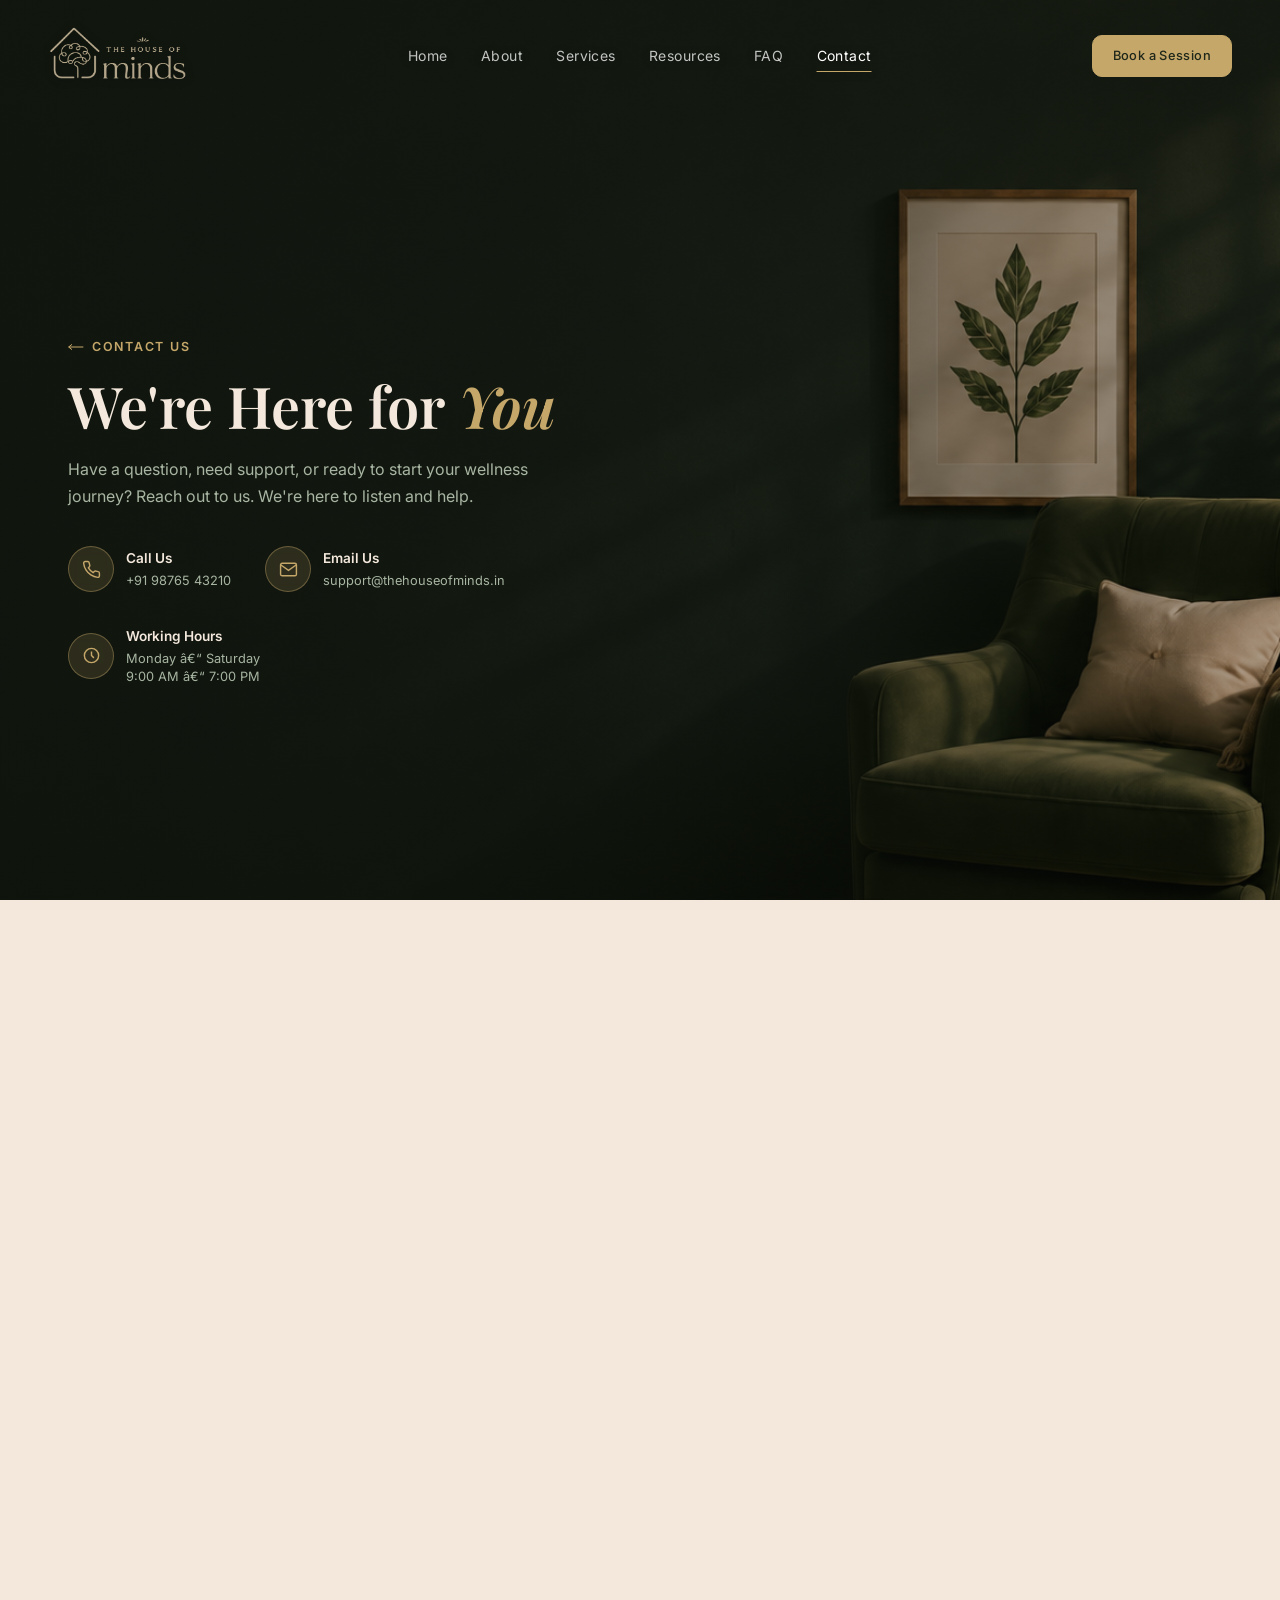
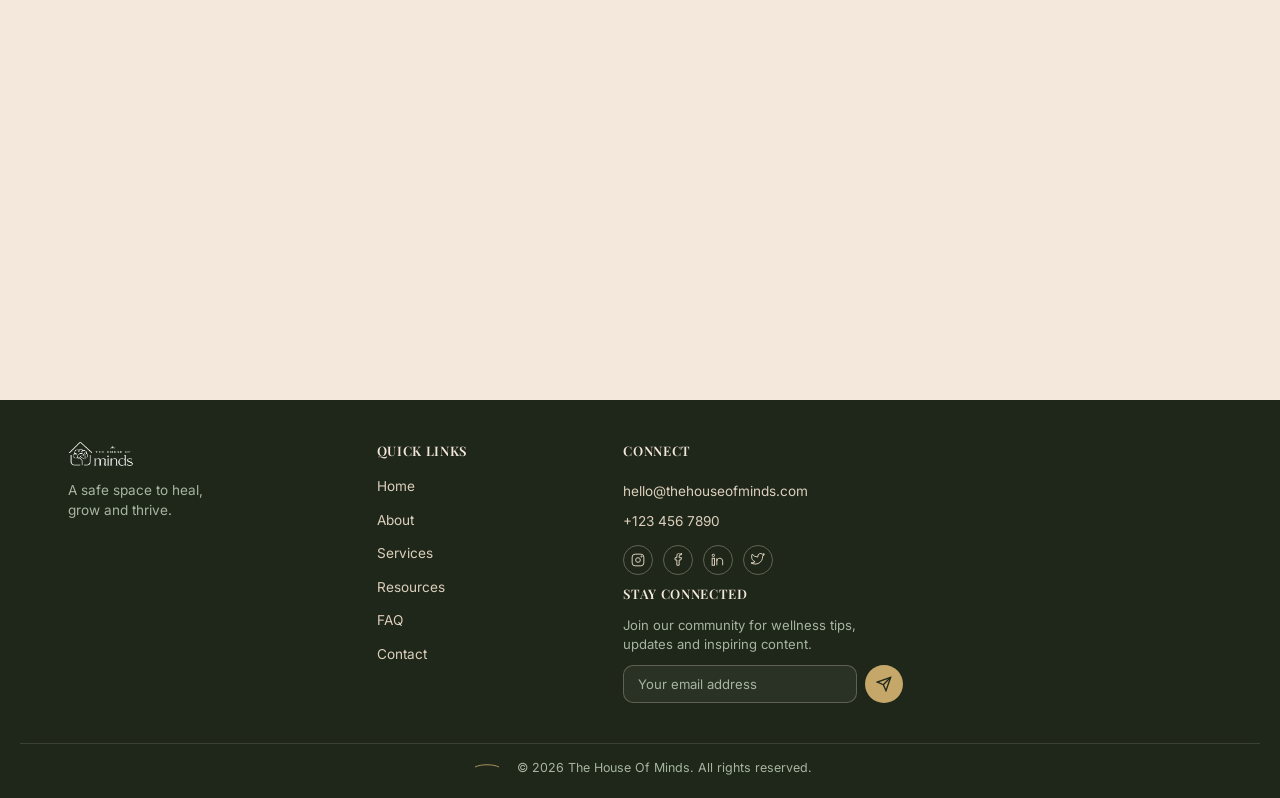
<file: contact.html>
﻿<!doctype html>
<html lang="en">
  <head>
    <meta charset="UTF-8" />
    <meta name="viewport" content="width=device-width, initial-scale=1.0" />
    <title>Contact Us | The House of Minds</title>
    <meta
      name="description"
      content="Reach out to The House of Minds â€” book a session, ask a question, or find our Gurugram, Delhi and online counseling centers."
    />

    <link rel="preconnect" href="https://fonts.googleapis.com" />
    <link rel="preconnect" href="https://fonts.gstatic.com" crossorigin />
    <link
      href="https://fonts.googleapis.com/css2?family=Inter:wght@300;400;500;600&family=Lora:ital,wght@0,400;0,500;1,400&family=Playfair+Display:ital,wght@0,400;0,600;0,700;1,400&display=swap"
      rel="stylesheet"
    />

    <link rel="stylesheet" href="css/style.css" />
    <link rel="stylesheet" href="css/contact.css" />
  </head>

  <body>
    <!-- Navigation Header -->
    <header class="main-header">
      <div class="header-container">
        <a href="./index.html" class="logo-link">
          <img src="assets/home/logo-navbar.png" alt="The House of Minds Logo" class="header-logo" />
        </a>

        <button class="mobile-menu-toggle" aria-label="Toggle menu" id="menuToggle">
          <span class="bar"></span>
          <span class="bar"></span>
          <span class="bar"></span>
        </button>

        <nav class="nav-menu" id="navMenu">
          <ul>
            <li><a href="./index.html">Home</a></li>
            <li><a href="./about.html">About</a></li>
            <li><a href="./services.html">Services</a></li>
            <li><a href="./index.html#resources">Resources</a></li>
            <li><a href="./index.html#faq">FAQ</a></li>
            <li><a href="./contact.html" class="active">Contact</a></li>
          </ul>
        </nav>

        <div class="header-cta">
          <a href="#contact-form" class="btn btn-nav-cta">Book a Session</a>
        </div>
      </div>
    </header>

    <main class="stack-stack">
      <!-- Hero -->
      <section class="contact-hero stack-section">
        <div class="section-bg" data-desktop-image="assets/contact/hero-c.png" data-mobile-image="assets/contact/hero-m.png"></div>
        <div class="section-overlay"></div>
        <div class="section-inner container">
          <div class="hero-copy animate-on-scroll">
            <p class="eyebrow">
              <svg viewBox="0 0 24 10" fill="none" stroke="currentColor" stroke-width="1.5"><path d="M23 5H1M1 5l5-4M1 5l5 4"/></svg>
              Contact Us
            </p>
            <h1 class="hero-heading">We're Here for <span class="accent">You</span></h1>
            <p class="hero-desc">
              Have a question, need support, or ready to start your wellness journey? Reach out to us. We're here to listen and help.
            </p>

            <div class="hero-info-row">
              <div class="hero-info-item">
                <div class="icon-circle">
                  <svg viewBox="0 0 24 24" fill="none" stroke="currentColor" stroke-width="1.8"><path d="M22 16.92v3a2 2 0 0 1-2.18 2 19.79 19.79 0 0 1-8.63-3.07 19.5 19.5 0 0 1-6-6 19.79 19.79 0 0 1-3.07-8.67A2 2 0 0 1 4.11 2h3a2 2 0 0 1 2 1.72c.12.9.34 1.79.66 2.65a2 2 0 0 1-.45 2.11L8.09 9.91a16 16 0 0 0 6 6l1.43-1.43a2 2 0 0 1 2.11-.45c.86.32 1.75.54 2.65.66A2 2 0 0 1 22 16.92z"/></svg>
                </div>
                <div>
                  <h4>Call Us</h4>
                  <p>+91 98765 43210</p>
                </div>
              </div>
              <div class="hero-info-item">
                <div class="icon-circle">
                  <svg viewBox="0 0 24 24" fill="none" stroke="currentColor" stroke-width="1.8"><rect x="2" y="4" width="20" height="16" rx="2"/><path d="m22 6-10 7L2 6"/></svg>
                </div>
                <div>
                  <h4>Email Us</h4>
                  <p>support@thehouseofminds.in</p>
                </div>
              </div>
              <div class="hero-info-item">
                <div class="icon-circle">
                  <svg viewBox="0 0 24 24" fill="none" stroke="currentColor" stroke-width="1.8"><circle cx="12" cy="12" r="9"/><path d="M12 7v5l3 3"/></svg>
                </div>
                <div>
                  <h4>Working Hours</h4>
                  <p>Monday â€“ Saturday<br />9:00 AM â€“ 7:00 PM</p>
                </div>
              </div>
            </div>
          </div>
        </div>
      </section>

      <!-- Contact Form / Get In Touch -->
      <section class="contact-form-section stack-section" id="contact-form">
        <div class="section-bg" data-desktop-image="assets/contact/message.png" data-mobile-image="assets/contact/message-m.png"></div>
        <div class="section-overlay"></div>
        <div class="section-inner container form-grid">
          <div class="form-main animate-on-scroll">
            <p class="eyebrow">
              <svg viewBox="0 0 24 10" fill="none" stroke="currentColor" stroke-width="1.5"><path d="M23 5H1M1 5l5-4M1 5l5 4"/></svg>
              Get In Touch
            </p>
            <h2 class="form-title">Send Us a Message</h2>
            <p class="form-desc">Share your concerns, questions, or requirements with us. Our team will review your message and respond as soon as possible.</p>

            <form class="contact-form" id="contactForm">
              <div class="form-row">
                <input type="text" name="name" placeholder="Full Name" required />
                <input type="email" name="email" placeholder="Email Address" required />
              </div>
              <div class="form-row">
                <input type="tel" name="phone" placeholder="Phone Number" />
                <input type="text" name="subject" placeholder="Subject" />
              </div>
              <textarea name="message" placeholder="How Can We Help You?" required></textarea>
              <button type="submit" class="btn btn-dark">
                Send Message
                <svg viewBox="0 0 24 24" width="16" height="16" fill="none" stroke="currentColor" stroke-width="2"><path d="M5 12h14M13 6l6 6-6 6"/></svg>
              </button>
              <div class="form-status" id="contactFormStatus"></div>
            </form>
          </div>

          <aside class="contact-side-card animate-on-scroll">
            <h3>Other Ways to Connect</h3>

            <div class="side-item">
              <div class="icon-circle">
                <svg viewBox="0 0 24 24" fill="none" stroke="currentColor" stroke-width="1.8"><path d="M21 10c0 6-9 12-9 12s-9-6-9-12a9 9 0 0 1 18 0z"/><circle cx="12" cy="10" r="3"/></svg>
              </div>
              <div>
                <h4>Visit Our Center</h4>
                <p>The House of Minds â€“ Psychology &amp; Wellness Centre<br />Gurugram, Haryana, India</p>
              </div>
            </div>

            <div class="side-item">
              <div class="icon-circle">
                <svg viewBox="0 0 24 24" fill="none" stroke="currentColor" stroke-width="1.8"><rect x="2" y="4" width="20" height="16" rx="2"/><path d="m22 6-10 7L2 6"/></svg>
              </div>
              <div>
                <h4>Email Us</h4>
                <p>support@thehouseofminds.in</p>
              </div>
            </div>

            <div class="side-item">
              <div class="icon-circle">
                <svg viewBox="0 0 24 24" fill="none" stroke="currentColor" stroke-width="1.8"><path d="M22 16.92v3a2 2 0 0 1-2.18 2 19.79 19.79 0 0 1-8.63-3.07 19.5 19.5 0 0 1-6-6 19.79 19.79 0 0 1-3.07-8.67A2 2 0 0 1 4.11 2h3a2 2 0 0 1 2 1.72c.12.9.34 1.79.66 2.65a2 2 0 0 1-.45 2.11L8.09 9.91a16 16 0 0 0 6 6l1.43-1.43a2 2 0 0 1 2.11-.45c.86.32 1.75.54 2.65.66A2 2 0 0 1 22 16.92z"/></svg>
              </div>
              <div>
                <h4>Call Us</h4>
                <p>+91 98765 43210</p>
              </div>
            </div>

            <div class="side-item">
              <div class="icon-circle">
                <svg viewBox="0 0 24 24" fill="none" stroke="currentColor" stroke-width="1.8"><circle cx="12" cy="12" r="4"/><path d="M12 2v2M12 20v2M4.9 4.9l1.4 1.4M17.7 17.7l1.4 1.4M2 12h2M20 12h2M4.9 19.1l1.4-1.4M17.7 6.3l1.4-1.4"/></svg>
              </div>
              <div>
                <h4>Follow Us</h4>
                <div class="side-social">
                  <a href="#" aria-label="Instagram"><svg viewBox="0 0 24 24" fill="none" stroke="currentColor" stroke-width="1.7"><rect x="2" y="2" width="20" height="20" rx="5"></rect><circle cx="12" cy="12" r="4"></circle><circle cx="18" cy="6" r="1"></circle></svg></a>
                  <a href="#" aria-label="Facebook"><svg viewBox="0 0 24 24" fill="none" stroke="currentColor" stroke-width="1.7"><path d="M15 3h3V0h-3c-3 0-5 2-5 5v3H7v4h3v9h4v-9h3l1-4h-4V5c0-1 .5-2 2-2z" /></svg></a>
                  <a href="#" aria-label="LinkedIn"><svg viewBox="0 0 24 24" fill="none" stroke="currentColor" stroke-width="1.7"><rect x="2" y="9" width="4" height="12"></rect><circle cx="4" cy="4" r="2"></circle><path d="M10 9v12M10 14c0-3 2-5 5-5s5 2 5 5v7"></path></svg></a>
                  <a href="#" aria-label="YouTube"><svg viewBox="0 0 24 24" fill="none" stroke="currentColor" stroke-width="1.7"><rect x="2" y="5" width="20" height="14" rx="4"/><path d="M10 9l6 3-6 3z"/></svg></a>
                </div>
              </div>
            </div>

          </aside>
        </div>
      </section>

      <!-- Locations -->
      <section class="locations-section stack-section">
        <div class="container">
          <div class="locations-head animate-on-scroll">
            <p class="eyebrow">
              <svg viewBox="0 0 24 10" fill="none" stroke="currentColor" stroke-width="1.5"><path d="M23 5H1M1 5l5-4M1 5l5 4"/></svg>
              Our Locations
            </p>
            <h2>Visit Us At Our Centers</h2>
          </div>

          <div class="locations-grid">
            <div class="location-card animate-on-scroll">
              <div class="icon-circle">
                <svg viewBox="0 0 24 24" fill="none" stroke="currentColor" stroke-width="1.8"><path d="M21 10c0 6-9 12-9 12s-9-6-9-12a9 9 0 0 1 18 0z"/><circle cx="12" cy="10" r="3"/></svg>
              </div>
              <h3>Gurugram Center</h3>
              <p>Professional counseling, psychotherapy, and wellness consultations in a safe and confidential environment.</p>
              <p class="hours">Monday â€“ Saturday Â· 9:00 AM â€“ 7:00 PM</p>
            </div>

            <div class="location-card animate-on-scroll">
              <div class="icon-circle">
                <svg viewBox="0 0 24 24" fill="none" stroke="currentColor" stroke-width="1.8"><path d="M21 10c0 6-9 12-9 12s-9-6-9-12a9 9 0 0 1 18 0z"/><circle cx="12" cy="10" r="3"/></svg>
              </div>
              <h3>Delhi Center</h3>
              <p>Specialized therapy, psychological assessments, and relationship counseling services for individuals and families.</p>
              <p class="hours">Monday â€“ Saturday Â· 9:00 AM â€“ 7:00 PM</p>
            </div>

            <div class="location-card animate-on-scroll">
              <div class="icon-circle">
                <svg viewBox="0 0 24 24" fill="none" stroke="currentColor" stroke-width="1.8"><rect x="3" y="4" width="18" height="14" rx="2"/><path d="M8 20h8M12 18v2"/></svg>
              </div>
              <h3>Online Sessions</h3>
              <p>Secure and convenient teletherapy sessions accessible from anywhere in India.</p>
              <p class="hours">Flexible Scheduling Available</p>
            </div>
          </div>
        </div>
      </section>

      <!-- FAQ -->
      <section class="faq-section stack-section stack-end" id="faq">
        <div class="section-bg" data-desktop-image="assets/contact/faq.png" data-mobile-image="assets/contact/faq-m.png"></div>
        <div class="section-overlay"></div>
        <div class="section-inner container faq-grid">
          <div class="faq-copy-intro animate-on-scroll">
            <p class="eyebrow">
              <svg viewBox="0 0 24 10" fill="none" stroke="currentColor" stroke-width="1.5"><path d="M23 5H1M1 5l5-4M1 5l5 4"/></svg>
              FAQ
            </p>
            <h2>Frequently Asked Questions</h2>
            <p class="faq-intro-desc">Find answers to common questions about our services, appointments, confidentiality, and therapy process.</p>
            <a href="#faq" class="btn btn-primary">
              View All FAQs
              <svg viewBox="0 0 24 24" width="16" height="16" fill="none" stroke="currentColor" stroke-width="2"><path d="M5 12h14M13 6l6 6-6 6"/></svg>
            </a>
          </div>

          <div class="faq-copy">


            <div class="faq-list animate-on-scroll">
              <div class="faq-item open">
                <button class="faq-question">
                  <span>How do I book a session?</span>
                  <span class="faq-icon">+</span>
                </button>
                <div class="faq-answer-wrapper">
                  <div class="faq-answer-content">
                    <p>You can schedule an appointment through our website, contact form, phone call, email, or WhatsApp. Our team will help you choose a suitable date and time.</p>
                  </div>
                </div>
              </div>

              <div class="faq-item">
                <button class="faq-question">
                  <span>Is everything discussed during therapy confidential?</span>
                  <span class="faq-icon">+</span>
                </button>
                <div class="faq-answer-wrapper">
                  <div class="faq-answer-content">
                    <p>Yes. Client confidentiality is one of our core values. All sessions and personal information are handled with the highest level of privacy and professional ethics.</p>
                  </div>
                </div>
              </div>

              <div class="faq-item">
                <button class="faq-question">
                  <span>Do you offer online counseling sessions?</span>
                  <span class="faq-icon">+</span>
                </button>
                <div class="faq-answer-wrapper">
                  <div class="faq-answer-content">
                    <p>Yes. We provide secure online counseling and teletherapy services, allowing clients to access professional support from the comfort of their homes.</p>
                  </div>
                </div>
              </div>

              <div class="faq-item">
                <button class="faq-question">
                  <span>What concerns can you help with?</span>
                  <span class="faq-icon">+</span>
                </button>
                <div class="faq-answer-wrapper">
                  <div class="faq-answer-content">
                    <p>We provide support for stress, anxiety, depression, relationship challenges, academic pressure, workplace burnout, emotional well-being, personal growth, and more.</p>
                  </div>
                </div>
              </div>

              <div class="faq-item">
                <button class="faq-question">
                  <span>Do you provide services for children and adolescents?</span>
                  <span class="faq-icon">+</span>
                </button>
                <div class="faq-answer-wrapper">
                  <div class="faq-answer-content">
                    <p>Yes. We offer specialized child and adolescent counseling, behavioral assessments, emotional development support, and parent guidance programs.</p>
                  </div>
                </div>
              </div>

              <div class="faq-item">
                <button class="faq-question">
                  <span>Do you offer corporate wellness programs?</span>
                  <span class="faq-icon">+</span>
                </button>
                <div class="faq-answer-wrapper">
                  <div class="faq-answer-content">
                    <p>Yes. We partner with organizations to provide employee wellness programs, stress management workshops, mental health awareness initiatives, and resilience training.</p>
                  </div>
                </div>
              </div>
            </div>
          </div>
        </div>
      </section>
    </main>

    <footer id="contact" class="main-footer">
      <div class="footer-container">
        <div class="footer-brand">
          <a href="./index.html" class="footer-logo">
            <img src="assets/home/logo-navbar.png" alt="The House of Minds" />
          </a>
          <p class="footer-tagline">A safe space to heal,<br />grow and thrive.</p>
        </div>

        <div class="footer-links">
          <h4>Quick Links</h4>
          <ul>
            <li><a href="./index.html">Home</a></li>
            <li><a href="./about.html">About</a></li>
            <li><a href="./services.html">Services</a></li>
            <li><a href="./index.html#resources">Resources</a></li>
            <li><a href="./index.html#faq">FAQ</a></li>
            <li><a href="./contact.html">Contact</a></li>
          </ul>
        </div>

        <div class="footer-contact">
          <h4>Connect</h4>
          <a href="mailto:hello@thehouseofminds.com">hello@thehouseofminds.com</a>
          <a href="tel:+1234567890">+123 456 7890</a>
          <div class="footer-social">
            <a href="#" aria-label="Instagram">
              <svg viewBox="0 0 24 24" fill="none" stroke="currentColor" stroke-width="1.7">
                <rect x="2" y="2" width="20" height="20" rx="5"></rect>
                <circle cx="12" cy="12" r="4"></circle>
                <circle cx="18" cy="6" r="1"></circle>
              </svg>
            </a>
            <a href="#" aria-label="Facebook">
              <svg viewBox="0 0 24 24" fill="none" stroke="currentColor" stroke-width="1.7">
                <path d="M15 3h3V0h-3c-3 0-5 2-5 5v3H7v4h3v9h4v-9h3l1-4h-4V5c0-1 .5-2 2-2z" />
              </svg>
            </a>
            <a href="#" aria-label="LinkedIn">
              <svg viewBox="0 0 24 24" fill="none" stroke="currentColor" stroke-width="1.7">
                <rect x="2" y="9" width="4" height="12"></rect>
                <circle cx="4" cy="4" r="2"></circle>
                <path d="M10 9v12M10 14c0-3 2-5 5-5s5 2 5 5v7"></path>
              </svg>
            </a>
            <a href="#" aria-label="Twitter">
              <svg viewBox="0 0 24 24" fill="none" stroke="currentColor" stroke-width="1.7">
                <path d="M23 3c-.8.4-1.7.7-2.6.8A4.5 4.5 0 0 0 22.3 1a9 9 0 0 1-2.9 1.1A4.5 4.5 0 0 0 11.8 6v1A12.8 12.8 0 0 1 2 2s-4 9 5 13a13 13 0 0 1-7 2c9 5 20 0 20-11.5v-.6A9 9 0 0 0 23 3z" />
              </svg>
            </a>
          </div>

          <div class="footer-newsletter">
            <h4>Stay Connected</h4>
            <p>Join our community for wellness tips,<br />updates and inspiring content.</p>
            <form class="newsletter-form" id="newsletterForm">
              <input type="email" placeholder="Your email address" required />
              <button type="submit">
                <svg viewBox="0 0 24 24" fill="none" stroke="currentColor" stroke-width="2">
                  <line x1="22" y1="2" x2="11" y2="13"></line>
                  <polygon points="22 2 15 22 11 13 2 9 22 2"></polygon>
                </svg>
              </button>
            </form>
            <div class="newsletter-feedback" id="newsletterFeedback"></div>
          </div>
        </div>
      </div>

      <div class="footer-divider"></div>

      <div class="footer-bottom">
        <div class="footer-bottom-leaf">
          <svg viewBox="0 0 60 20" fill="none" stroke="currentColor" stroke-width="1.4">
            <path d="M10 10C20 5 40 5 50 10" />
          </svg>
        </div>
        <p>© 2026 The House Of Minds. All rights reserved.</p>
      </div>
    </footer>

    <script src="js/gsap.min.js"></script>
    <script src="js/ScrollTrigger.min.js"></script>
    <script src="js/script.js"></script>
    <script src="js/contact.js"></script>
  </body>
</html>
</file>
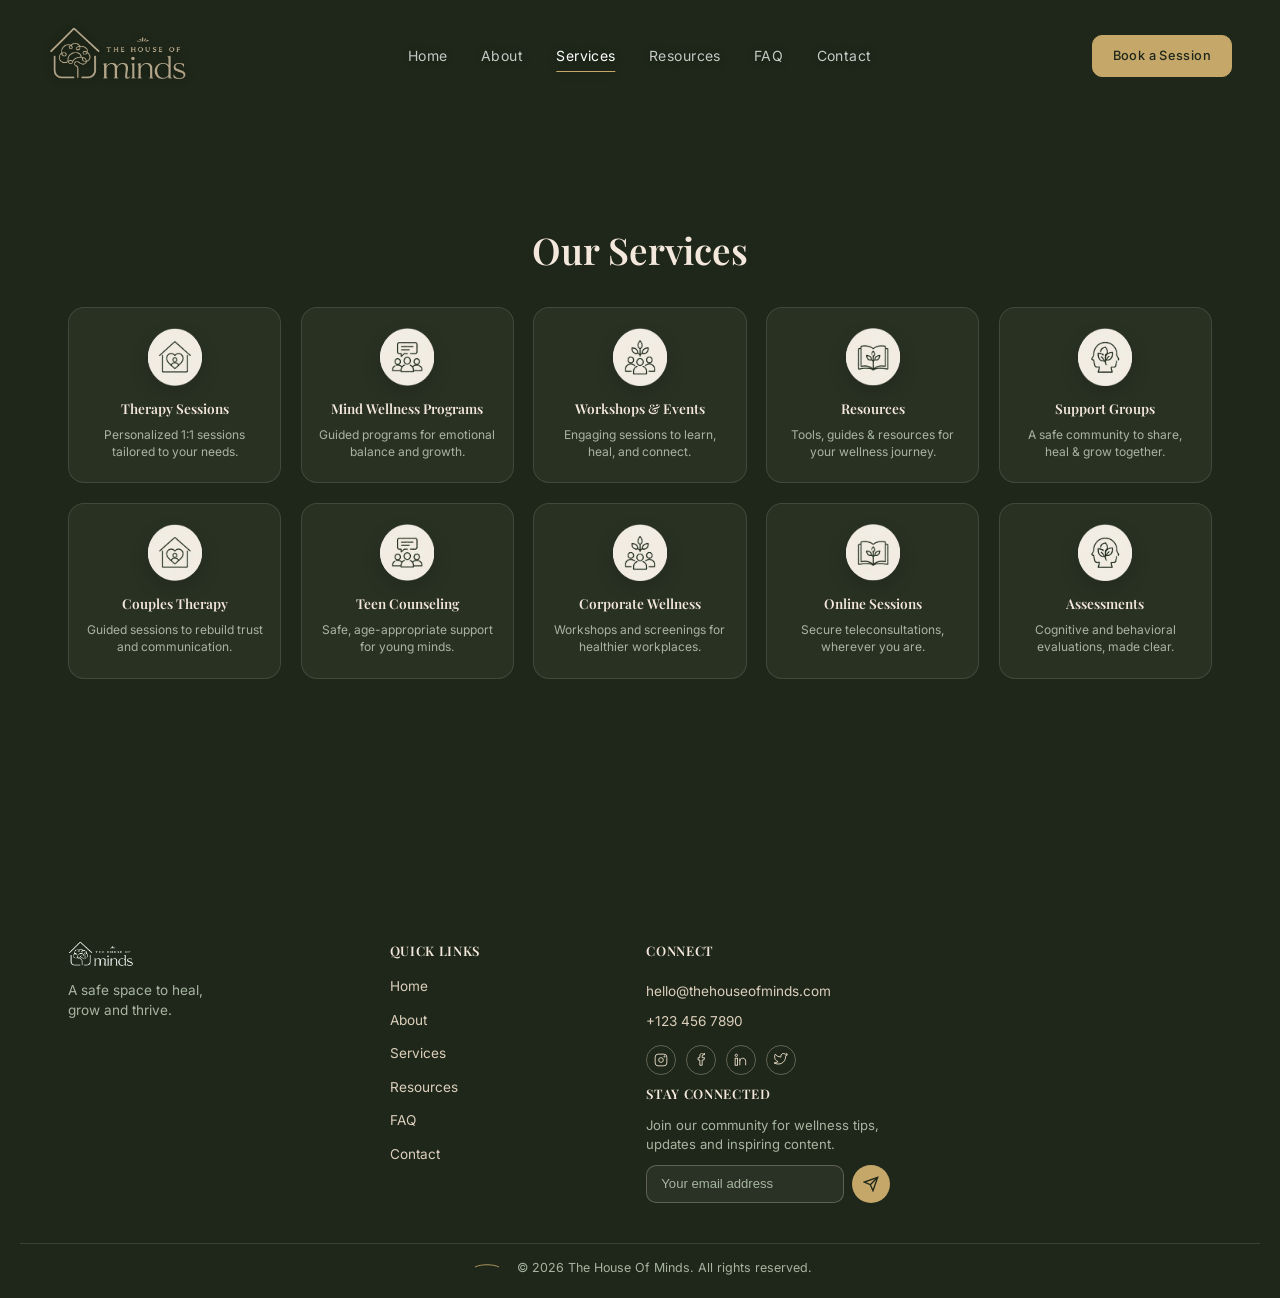
<file: services.html>
<!doctype html>
<html lang="en">
  <head>
    <meta charset="UTF-8" />
    <meta name="viewport" content="width=device-width, initial-scale=1.0" />
    <title>Services | The House of Minds</title>
    <meta
      name="description"
      content="Explore the services offered by The House of Minds, including therapy sessions, wellness programs, workshops, assessments, and more."
    />

    <link rel="preconnect" href="https://fonts.googleapis.com" />
    <link rel="preconnect" href="https://fonts.gstatic.com" crossorigin />
    <link
      href="https://fonts.googleapis.com/css2?family=Inter:wght@300;400;500;600&family=Lora:ital,wght@0,400;0,500;1,400&family=Playfair+Display:ital,wght@0,400;0,600;0,700;1,400&display=swap"
      rel="stylesheet"
    />

    <link rel="stylesheet" href="css/style.css" />
    <link rel="stylesheet" href="css/home.css" />
  </head>

  <body>
    <header class="main-header">
      <div class="header-container">
        <a href="./index.html" class="logo-link">
          <img src="assets/home/logo-navbar.png" alt="The House of Minds Logo" class="header-logo" />
        </a>

        <button class="mobile-menu-toggle" aria-label="Toggle menu" id="menuToggle">
          <span class="bar"></span>
          <span class="bar"></span>
          <span class="bar"></span>
        </button>

        <nav class="nav-menu" id="navMenu">
          <ul>
            <li><a href="./index.html">Home</a></li>
            <li><a href="./about.html">About</a></li>
            <li><a href="./services.html" class="active">Services</a></li>
            <li><a href="./index.html#resources">Resources</a></li>
            <li><a href="./index.html#faq">FAQ</a></li>
            <li><a href="./contact.html">Contact</a></li>
          </ul>
        </nav>

        <div class="header-cta">
          <a href="./contact.html" class="btn btn-nav-cta">Book a Session</a>
        </div>
      </div>
    </header>

    <main class="stack-stack">
      <section class="services-section stack-section" data-nav="dark">
        <div class="services-container">
          <h2 class="services-title animate-on-scroll">Our Services</h2>
          <div class="services-columns">
            <div class="service-col animate-on-scroll">
              <div class="service-icon-container"><img src="assets/home/icon-1.png" alt="Therapy Sessions" class="service-png-icon" /></div>
              <h3 class="service-col-title">Therapy Sessions</h3>
              <p class="service-col-desc">Personalized 1:1 sessions tailored to your needs.</p>
            </div>
            <div class="service-col animate-on-scroll">
              <div class="service-icon-container"><img src="assets/home/icon-2.png" alt="Mind Wellness Programs" class="service-png-icon" /></div>
              <h3 class="service-col-title">Mind Wellness Programs</h3>
              <p class="service-col-desc">Guided programs for emotional balance and growth.</p>
            </div>
            <div class="service-col animate-on-scroll">
              <div class="service-icon-container"><img src="assets/home/icon-3.png" alt="Workshops & Events" class="service-png-icon" /></div>
              <h3 class="service-col-title">Workshops &amp; Events</h3>
              <p class="service-col-desc">Engaging sessions to learn, heal, and connect.</p>
            </div>
            <div class="service-col animate-on-scroll">
              <div class="service-icon-container"><img src="assets/home/icon-4.png" alt="Resources" class="service-png-icon" /></div>
              <h3 class="service-col-title">Resources</h3>
              <p class="service-col-desc">Tools, guides &amp; resources for your wellness journey.</p>
            </div>
            <div class="service-col animate-on-scroll">
              <div class="service-icon-container"><img src="assets/home/icon-5.png" alt="Support Groups" class="service-png-icon" /></div>
              <h3 class="service-col-title">Support Groups</h3>
              <p class="service-col-desc">A safe community to share, heal &amp; grow together.</p>
            </div>
            <div class="service-col animate-on-scroll">
              <div class="service-icon-container"><img src="assets/home/icon-1.png" alt="Couples Therapy" class="service-png-icon" /></div>
              <h3 class="service-col-title">Couples Therapy</h3>
              <p class="service-col-desc">Guided sessions to rebuild trust and communication.</p>
            </div>
            <div class="service-col animate-on-scroll">
              <div class="service-icon-container"><img src="assets/home/icon-2.png" alt="Teen Counseling" class="service-png-icon" /></div>
              <h3 class="service-col-title">Teen Counseling</h3>
              <p class="service-col-desc">Safe, age-appropriate support for young minds.</p>
            </div>
            <div class="service-col animate-on-scroll">
              <div class="service-icon-container"><img src="assets/home/icon-3.png" alt="Corporate Wellness" class="service-png-icon" /></div>
              <h3 class="service-col-title">Corporate Wellness</h3>
              <p class="service-col-desc">Workshops and screenings for healthier workplaces.</p>
            </div>
            <div class="service-col animate-on-scroll">
              <div class="service-icon-container"><img src="assets/home/icon-4.png" alt="Online Sessions" class="service-png-icon" /></div>
              <h3 class="service-col-title">Online Sessions</h3>
              <p class="service-col-desc">Secure teleconsultations, wherever you are.</p>
            </div>
            <div class="service-col animate-on-scroll">
              <div class="service-icon-container"><img src="assets/home/icon-5.png" alt="Assessments" class="service-png-icon" /></div>
              <h3 class="service-col-title">Assessments</h3>
              <p class="service-col-desc">Cognitive and behavioral evaluations, made clear.</p>
            </div>
          </div>
        </div>
      </section>
    </main>

    <footer id="contact" class="main-footer">
      <div class="footer-container">
        <div class="footer-brand">
          <a href="./index.html" class="footer-logo">
            <img src="assets/home/logo-navbar.png" alt="The House of Minds" />
          </a>
          <p class="footer-tagline">A safe space to heal,<br />grow and thrive.</p>
        </div>

        <div class="footer-links">
          <h4>Quick Links</h4>
          <ul>
            <li><a href="./index.html">Home</a></li>
            <li><a href="./about.html">About</a></li>
            <li><a href="./services.html">Services</a></li>
            <li><a href="./index.html#resources">Resources</a></li>
            <li><a href="./index.html#faq">FAQ</a></li>
            <li><a href="./contact.html">Contact</a></li>
          </ul>
        </div>

        <div class="footer-contact">
          <h4>Connect</h4>
          <a href="mailto:hello@thehouseofminds.com">hello@thehouseofminds.com</a>
          <a href="tel:+1234567890">+123 456 7890</a>
          <div class="footer-social">
            <a href="#" aria-label="Instagram">
              <svg viewBox="0 0 24 24" fill="none" stroke="currentColor" stroke-width="1.7">
                <rect x="2" y="2" width="20" height="20" rx="5"></rect>
                <circle cx="12" cy="12" r="4"></circle>
                <circle cx="18" cy="6" r="1"></circle>
              </svg>
            </a>
            <a href="#" aria-label="Facebook">
              <svg viewBox="0 0 24 24" fill="none" stroke="currentColor" stroke-width="1.7">
                <path d="M15 3h3V0h-3c-3 0-5 2-5 5v3H7v4h3v9h4v-9h3l1-4h-4V5c0-1 .5-2 2-2z" />
              </svg>
            </a>
            <a href="#" aria-label="LinkedIn">
              <svg viewBox="0 0 24 24" fill="none" stroke="currentColor" stroke-width="1.7">
                <rect x="2" y="9" width="4" height="12"></rect>
                <circle cx="4" cy="4" r="2"></circle>
                <path d="M10 9v12M10 14c0-3 2-5 5-5s5 2 5 5v7"></path>
              </svg>
            </a>
            <a href="#" aria-label="Twitter">
              <svg viewBox="0 0 24 24" fill="none" stroke="currentColor" stroke-width="1.7">
                <path d="M23 3c-.8.4-1.7.7-2.6.8A4.5 4.5 0 0 0 22.3 1a9 9 0 0 1-2.9 1.1A4.5 4.5 0 0 0 11.8 6v1A12.8 12.8 0 0 1 2 2s-4 9 5 13a13 13 0 0 1-7 2c9 5 20 0 20-11.5v-.6A9 9 0 0 0 23 3z" />
              </svg>
            </a>
          </div>

          <div class="footer-newsletter">
            <h4>Stay Connected</h4>
            <p>Join our community for wellness tips,<br />updates and inspiring content.</p>
            <form class="newsletter-form" id="newsletterForm">
              <input type="email" placeholder="Your email address" required />
              <button type="submit">
                <svg viewBox="0 0 24 24" fill="none" stroke="currentColor" stroke-width="2">
                  <line x1="22" y1="2" x2="11" y2="13"></line>
                  <polygon points="22 2 15 22 11 13 2 9 22 2"></polygon>
                </svg>
              </button>
            </form>
            <div class="newsletter-feedback" id="newsletterFeedback"></div>
          </div>
        </div>

      </div>

      <div class="footer-divider"></div>

      <div class="footer-bottom">
        <div class="footer-bottom-leaf">
          <svg viewBox="0 0 60 20" fill="none" stroke="currentColor" stroke-width="1.4">
            <path d="M10 10C20 5 40 5 50 10" />
          </svg>
        </div>
        <p>© 2026 The House Of Minds. All rights reserved.</p>
      </div>
    </footer>

    <script src="js/gsap.min.js"></script>
    <script src="js/ScrollTrigger.min.js"></script>
    <script src="js/script.js"></script>
  </body>
</html>
</file>
<file: css/style.css>
/* ==========================================================================
   The House of Minds — Shared Base Styles
   Mobile-first. Breakpoints: 480 / 768 / 1024 / 1280
   ========================================================================== */

:root {
  --deep-forest: #1e2719;
  --dark-olive: #2f4637;
  --muted-sage: #a8b5a2;

  --warm-ivory: #f4e8dc;
  --soft-beige: #e8e1d6;
  --sand: #dccfbc;

  --soft-gold: #c5a76a;
  --warm-brown: #7d6654;

  --dark-charcoal: #2d2d2d;
  --muted-grey: #707070;
  --white: #ffffff;

  --font-heading: "Playfair Display", "Cormorant Garamond", serif;
  --font-subheading: "Lora", Georgia, serif;
  --font-body: "Inter", "Jost", system-ui, -apple-system, sans-serif;

  --transition-smooth: all 0.4s cubic-bezier(0.25, 1, 0.5, 1);
  --transition-fast: all 0.2s ease;

  --container-max: 1240px;
  --section-pad: clamp(56px, 9vw, 120px);
  --gutter: clamp(20px, 5vw, 48px);
}

*, *::before, *::after { box-sizing: border-box; }
html {
  scroll-behavior: smooth;
}
body {
  margin: 0;
  font-family: var(--font-body);
  color: var(--dark-charcoal);
  background: var(--warm-ivory);
  line-height: 1.6;
  -webkit-font-smoothing: antialiased;
  overflow-x: hidden;
}
img { max-width: 100%; display: block; }
picture { display: contents; }
a { text-decoration: none; color: inherit; }
ul { list-style: none; margin: 0; padding: 0; }
h1, h2, h3, h4, h5 { font-family: var(--font-heading); font-weight: 600; margin: 0; color: var(--deep-forest); }
p { margin: 0; }
button { font-family: inherit; cursor: pointer; border: none; background: none; }
svg { display: block; }

.container {
  width: 100%;
  max-width: var(--container-max);
  margin-inline: auto;
  padding-inline: var(--gutter);
}

.section-head {
  max-width: 640px;
  margin-bottom: clamp(32px, 5vw, 56px);
}
.section-head.center { margin-inline: auto; text-align: center; }
.section-head h2 { font-size: clamp(1.9rem, 4vw, 2.75rem); line-height: 1.15; }
.section-head p { margin-top: 14px; color: var(--muted-grey); font-size: 1.02rem; }

/* Buttons — matches original design language (rounded-rect, not pill) */
.btn {
  display: inline-flex;
  align-items: center;
  justify-content: center;
  gap: 8px;
  padding: 14px 28px;
  border-radius: 10px;
  border: 1px solid transparent;
  font-size: 0.875rem;
  font-weight: 500;
  letter-spacing: 0.03em;
  transition: var(--transition-smooth);
  white-space: nowrap;
}
.btn-primary { background-color: var(--warm-ivory); color: var(--deep-forest); }
.btn-primary:hover { background-color: var(--white); transform: translateY(-2px); box-shadow: 0 10px 20px rgba(0,0,0,0.15); }
.btn-dark { background-color: var(--deep-forest); color: var(--white); }
.btn-dark:hover { background-color: var(--dark-olive); transform: translateY(-2px); box-shadow: 0 10px 20px rgba(30,44,34,0.15); }
.btn-outline { background: transparent; color: var(--deep-forest); border: 1.5px solid var(--deep-forest); }
.btn-outline:hover { background: var(--deep-forest); color: var(--warm-ivory); }
.btn-nav-cta { background-color: var(--soft-gold); color: var(--deep-forest); font-size: 0.8rem; padding: 10px 20px; border: 1px solid var(--soft-gold); }
.btn-nav-cta:hover { background-color: var(--warm-ivory); color: var(--deep-forest); border-color: var(--warm-ivory); }

/* Reveal animation */
.reveal, .animate-on-scroll {
  opacity: 0;
  transform: translateY(28px);
  transition: opacity 0.8s ease, transform 0.8s cubic-bezier(0.25, 1, 0.5, 1);
}
.reveal.show, .animate-on-scroll.appear { opacity: 1; transform: translateY(0); }

/* ==========================================================================
   Header / Navigation
   ========================================================================== */
.main-header {
  position: fixed;
  top: 0; left: 0;
  width: 100%;
  z-index: 5000;
  padding: 24px 0;
  background: transparent;
  transition: padding 0.4s cubic-bezier(0.25, 1, 0.5, 1), background-color 0.4s ease, box-shadow 0.4s ease;
}
.main-header.scrolled {
  padding: 16px 0;
  background-color: var(--deep-forest);
  
}
.main-header.over-dark-section,
.main-header.over-dark-section.scrolled {
  background-color: transparent;
  box-shadow: none;
}
.header-logo,
.nav-menu a,
.mobile-menu-toggle .bar {
  filter: drop-shadow(0 1px 4px rgba(0,0,0,0.45));
  transition: filter 0.3s ease;
}

.main-header.scrolled .header-logo,
.main-header.scrolled .nav-menu a,
.main-header.scrolled .mobile-menu-toggle .bar {
  filter: none;
}

.stack-stack {
  position: relative;
  isolation: isolate;
}

.stack-stack.gsap-stack-active {
  height: 100svh;
  min-height: 100svh;
  overflow: hidden;
}

.stack-stack.gsap-stack-active .stack-section {
  position: absolute;
  inset: 0;
}

.stack-section {
  position: relative;
  width: 100%;
  min-height: 100svh;
  overflow: hidden;
  isolation: isolate;
}

.stack-section.stack-end {
  min-height: 100svh;
  overflow: hidden;
}

.header-container {
  max-width: 1300px;
  margin-inline: auto;
  padding: 0 var(--gutter);
  display: flex;
  align-items: center;
  justify-content: space-between;
  gap: 20px;
}
.header-logo { width: 140px; height: auto; display: block; transition: var(--transition-smooth); }
.logo-link:hover .header-logo { transform: scale(1.05); }

.nav-menu ul { display: flex; align-items: center; gap: clamp(18px, 2.6vw, 36px); }
.nav-menu a {
  color: rgba(255,255,255,0.75);
  font-size: 0.875rem;
  font-weight: 400;
  letter-spacing: 0.03em;
  position: relative;
  padding: 8px 0;
  transition: var(--transition-fast);
}
.nav-menu a::after {
  content: "";
  position: absolute;
  bottom: 0; left: 50%;
  width: 0; height: 1px;
  background-color: var(--soft-gold);
  transition: var(--transition-smooth);
  transform: translateX(-50%);
}
.nav-menu a.active, .nav-menu a:hover { color: var(--white); }
.nav-menu a.active::after, .nav-menu a:hover::after { width: 100%; }

.mobile-menu-toggle {
  display: none;
  flex-direction: column;
  gap: 6px;
  width: 26px;
  z-index: 1100;
  background: none;
  border: none;
}
.mobile-menu-toggle .bar {
  height: 2px;
  width: 100%;
  background-color: var(--white);
  transition: var(--transition-smooth);
}

@media (max-width: 900px) {
  .main-header {
    z-index: 2147483646;
  }
  .mobile-menu-toggle {
    display: flex;
    position: relative;
    z-index: 100000;
  }
  body.menu-open .mobile-menu-toggle {
    position: fixed;
    top: max(20px, env(safe-area-inset-top));
    right: 20px;
    width: 44px;
    height: 44px;
    padding: 10px;
    border-radius: 999px;
    background: rgba(30,39,25,0.92);
    backdrop-filter: blur(8px);
    box-shadow: 0 10px 24px rgba(0,0,0,0.25);
    z-index: 2147483648;
    pointer-events: auto;
  }
  .header-cta { display: none; }
  .nav-menu {
    position: fixed;
    inset: 0 0 0 auto;
    width: 100vw;
    height: 100vh;
    background: rgba(30,39,25,0.98);
    backdrop-filter: blur(10px);
    transform: translateX(100%);
    transition: transform 0.45s cubic-bezier(0.25, 1, 0.5, 1), opacity 0.35s ease;
    opacity: 0;
    overflow: hidden;
    display: flex;
    align-items: center;
    justify-content: center;
    padding: 84px 24px 32px;
    pointer-events: none;
    z-index: 2147483644;
  }
  .nav-menu.open {
    transform: translateX(0);
    opacity: 1;
    pointer-events: auto;
  }
  .nav-menu ul {
    flex-direction: column;
    align-items: center;
    justify-content: center;
    gap: 26px;
    width: 100%;
  }
  .nav-menu li { width: 100%; display: flex; justify-content: center; }
  .nav-menu a {
    color: rgba(255,255,255,0.9);
    font-size: 1.1rem;
    letter-spacing: 0.05em;
    padding: 10px 0;
  }
  .nav-menu a.active, .nav-menu a:hover { color: var(--soft-gold); }
  body.menu-open { overflow: hidden; touch-action: none; }
}

/* ==========================================================================
   Footer
   ========================================================================== */
.main-footer {
  background: var(--deep-forest);
  color: var(--sand);
  padding: clamp(30px, 4vw, 40px) 0 20px;
  position: relative;
  z-index: 6000;
  scroll-snap-align: none;
  scroll-snap-stop: normal;
}
.footer-container {
  max-width: var(--container-max);
  margin-inline: auto;
  padding-inline: var(--gutter);
  display: grid;
  grid-template-columns: 1.3fr 1fr 1fr 1.3fr;
  gap: clamp(24px, 4vw, 40px);
}
.footer-logo img { height: 30px; filter: brightness(0) invert(1); margin-bottom: 10px; }
.footer-tagline { color: var(--muted-sage); font-size: 0.85rem; line-height: 1.5; }
.footer-links h4, .footer-contact h4, .footer-newsletter h4 {
  color: var(--warm-ivory);
  font-size: 0.82rem;
  letter-spacing: 0.05em;
  text-transform: uppercase;
  margin-bottom: 12px;
}
.footer-links ul { display: flex; flex-direction: column; gap: 8px; }
.footer-links a { font-size: 0.85rem; color: var(--sand); transition: var(--transition-fast); }
.footer-links a:hover { color: var(--soft-gold); }
.footer-contact { display: flex; flex-direction: column; gap: 8px; }
.footer-contact a { font-size: 0.85rem; color: var(--sand); transition: var(--transition-fast); }
.footer-contact a:hover { color: var(--soft-gold); }
.footer-social { display: flex; gap: 10px; margin-top: 4px; }
.footer-social a {
  width: 30px; height: 30px;
  border: 1px solid rgba(220, 207, 188, 0.35);
  border-radius: 50%;
  display: flex; align-items: center; justify-content: center;
  transition: var(--transition-fast);
}
.footer-social svg { width: 14px; height: 14px; }
.footer-social a:hover { background: var(--soft-gold); border-color: var(--soft-gold); color: var(--deep-forest); }
.footer-newsletter p { font-size: 0.82rem; color: var(--muted-sage); margin-bottom: 10px; line-height: 1.5; }
.newsletter-form { display: flex; gap: 8px; }
.newsletter-form input {
  flex: 1;
  padding: 10px 14px;
  border-radius: 10px;
  border: 1px solid rgba(220, 207, 188, 0.3);
  background: rgba(255,255,255,0.05);
  color: var(--warm-ivory);
  font-size: 0.82rem;
  min-width: 0;
}
.newsletter-form input::placeholder { color: var(--muted-sage); }
.newsletter-form button {
  width: 38px; height: 38px; flex-shrink: 0;
  background: var(--soft-gold);
  border-radius: 50%;
  display: flex; align-items: center; justify-content: center;
  transition: var(--transition-fast);
}
.newsletter-form button svg { width: 16px; height: 16px; color: var(--deep-forest); }
.newsletter-form button:hover { background: var(--warm-ivory); }
.newsletter-feedback { margin-top: 8px; font-size: 0.78rem; color: var(--muted-sage); min-height: 1em; }
.newsletter-feedback.success { color: var(--soft-gold); }

.footer-divider { max-width: var(--container-max); margin: 20px auto 14px; padding-inline: var(--gutter); border-top: 1px solid rgba(220,207,188,0.15); }
.footer-bottom {
  max-width: var(--container-max);
  margin-inline: auto;
  padding-inline: var(--gutter);
  display: flex;
  align-items: center;
  justify-content: center;
  gap: 12px;
  flex-wrap: wrap;
  text-align: center;
}
.footer-bottom-leaf { width: 36px; height: 14px; color: var(--soft-gold); }
.footer-bottom p { font-size: 0.78rem; color: var(--muted-sage); }

@media (max-width: 900px) {
  .footer-container { grid-template-columns: 1fr 1fr; }
}
@media (max-width: 560px) {
  .footer-container { grid-template-columns: 1fr; gap: 26px; }
  .newsletter-form { max-width: 340px; }
  .footer-logo img { height: 42px; }
}
</file>
<file: css/home.css>
/* ==========================================================================
   Home Page Styles
   ========================================================================== */

/* ---------- Hero (matches original site design) ---------- */
.hero-section {
  position: relative;
  height: 100svh;
  max-height: 100svh;
  background: url("/assets/home/hero-bg.png") center center / cover no-repeat;
  display: flex;
  justify-content: center;
  align-items: center;
  overflow: hidden;
  text-align: center;
}
@media (max-width: 1024px) {
  .hero-section { background-image: url("/assets/home/home-m.jpg"); }
}
.hero-section::before {
  content: "";
  position: absolute;
  inset: 0;
  background: linear-gradient(rgba(20, 28, 22, 0.35), rgba(20, 28, 22, 0.3));
  z-index: 1;
}
.hero-content-container {
  position: relative;
  z-index: 2;
  width: 100%;
  max-width: 900px;
  display: flex;
  flex-direction: column;
  align-items: center;
  justify-content: center;
  height: 100%;
  padding: clamp(60px, 10vh, 120px) 20px clamp(40px, 6vh, 90px);
}
.hero-center-logo { margin-bottom: clamp(15px, 3vh, 35px); }
.hero-center-logo img { width: clamp(200px, 28vw, 340px); max-width: 90%; height: auto; display: block; margin-inline: auto; }
.hero-subtitle {
  font-size: clamp(12px, 1.4vw, 16px);
  letter-spacing: 4px;
  color: var(--warm-ivory);
  text-transform: uppercase;
  margin-bottom: clamp(20px, 4vh, 45px);
  text-align: center;
}
.hero-cta-buttons { display: flex; justify-content: center; }
.hero-cta-buttons .btn { padding: 14px 34px; font-size: 15px; border-radius: 10px; font-weight: 500; }

/* ---------- Welcome ---------- */
.welcome-section { height: 100svh; max-height: 100svh; background: var(--warm-ivory); display: flex; align-items: center; justify-content: center; overflow: hidden; padding: 0; }
.welcome-container {
  max-width: var(--container-max);
  margin-inline: auto;
  padding-inline: var(--gutter);
  display: grid;
  grid-template-columns: 1fr 1.1fr;
  gap: clamp(30px, 5vw, 60px);
  align-items: center;
  width: 100%;
}
.welcome-title { font-size: clamp(1.8rem, 3.8vw, 2.6rem); }
.welcome-text { margin: clamp(10px, 2.5vh, 20px) 0 clamp(15px, 3vh, 30px); color: var(--muted-grey); font-size: clamp(0.9rem, 1.1vw, 1.02rem); max-width: 460px; }
.welcome-right { position: relative; display: flex; justify-content: center; }
.welcome-image-wrapper {
  border-radius: clamp(120px, 20vh, 200px) clamp(120px, 20vh, 200px) 20px 20px;
  overflow: hidden;
  aspect-ratio: 3/4;
  max-height: 52vh;
  box-shadow: 0 30px 60px rgba(30,39,25,0.14);
}
.welcome-arch-img { width: 100%; height: 100%; object-fit: cover; }
.welcome-watermark { position: absolute; top: -10%; right: -14%; width: 40%; z-index: -1; }

/* ---------- Services ---------- */
.services-section {
  height: 100svh;
  max-height: 100svh;
  background: var(--deep-forest);
  color: var(--warm-ivory);
  text-align: center;
  display: flex;
  flex-direction: column;
  justify-content: center;
  align-items: center;
  overflow: hidden;
  padding: 0;
}
.services-container {
  max-width: var(--container-max);
  margin-inline: auto;
  padding-inline: var(--gutter);
  width: 100%;
  display: flex;
  flex-direction: column;
  justify-content: center;
}
.services-title { color: var(--warm-ivory); font-size: clamp(1.6rem, 3.2vw, 2.3rem); }
.services-columns {
  margin-top: clamp(16px, 3vh, 32px);
  display: grid;
  grid-template-columns: repeat(5, 1fr);
  gap: clamp(10px, 1.5vw, 20px);
}
.service-col {
  background: rgba(244,232,220,0.05);
  border: 1px solid rgba(244,232,220,0.12);
  border-radius: 16px;
  padding: clamp(14px, 2.5vh, 22px) clamp(10px, 1.2vw, 16px);
  transition: var(--transition-smooth);
}
.service-col:hover { background: rgba(197,167,106,0.12); border-color: var(--soft-gold); transform: translateY(-4px); }
.service-icon-container {
  width: clamp(44px, 6vh, 60px);
  height: clamp(44px, 6vh, 60px);
  border-radius: 50%;
  background-color: var(--white);
  display: flex; align-items: center; justify-content: center;
  margin: 0 auto clamp(8px, 1.5vh, 16px);
  box-shadow: 0 8px 20px rgba(0,0,0,0.15);
  transition: var(--transition-smooth);
}
.service-col:hover .service-icon-container { transform: scale(1.05); background-color: var(--warm-ivory); }
.service-png-icon { width: 120%; height: 120%; object-fit: contain; }
.service-col-title { color: var(--warm-ivory); font-size: clamp(0.85rem, 1vw, 0.98rem); margin-bottom: 6px; }
.service-col-desc { font-size: clamp(0.75rem, 0.85vw, 0.82rem); color: var(--muted-sage); line-height: 1.45; }

/* ---------- Together (redesigned "You Don't Have To Do It Alone") ---------- */
.together-section {
  position: relative;
  height: 100svh;
  max-height: 100svh;
  display: flex;
  align-items: center;
  justify-content: center;
  overflow: hidden;
  background: var(--deep-forest);
  padding: 0;
}
.together-bg { position: absolute; inset: 0; z-index: 0; }
.together-bg img { width: 100%; height: 100%; object-fit: cover; opacity: 0.55; }
.together-overlay {
  position: absolute;
  inset: 0;
  z-index: 1;
  /* background: radial-gradient(120% 100% at 50% 20%, rgba(30,39,25,0.55) 0%, rgba(20,28,22,0.92) 70%); */
}
.together-content {
  position: relative;
  z-index: 2;
  max-width: var(--container-max);
  padding-inline: var(--gutter);
  width: 100%;
  text-align: center;
  color: var(--warm-ivory);
  display: flex;
  flex-direction: column;
  align-items: center;
}
.together-heading { color: var(--warm-ivory); font-size: clamp(1.8rem, 3.8vw, 2.8rem); line-height: 1.2; }
.together-text { margin: 10px auto clamp(16px, 3vh, 30px); color: var(--muted-sage); font-size: clamp(0.9rem, 1.1vw, 1.02rem); line-height: 1.6; max-width: 560px; }
.together-content .btn { margin-bottom: clamp(24px, 4vh, 44px); }

.together-features {
  margin-top: 0;
  display: grid;
  grid-template-columns: repeat(4, 1fr);
  gap: clamp(10px, 1.5vw, 20px);
  width: 100%;
}
.t-feature {
  display: flex;
  flex-direction: column;
  align-items: center;
  gap: clamp(8px, 1.5vh, 12px);
  padding: clamp(14px, 2.5vh, 22px) clamp(10px, 1vw, 14px);
  border-radius: 16px;
  background: rgba(244,232,220,0.05);
  border: 1px solid rgba(244,232,220,0.14);
  backdrop-filter: blur(10px);
  transition: var(--transition-smooth);
}
.t-feature:hover { transform: translateY(-4px); border-color: var(--soft-gold); background: rgba(197,167,106,0.14); }
.t-feature-icon {
  width: clamp(40px, 5.5vh, 56px);
  height: clamp(40px, 5.5vh, 56px);
  border-radius: 50%;
  background: var(--warm-ivory);
  display: flex; align-items: center; justify-content: center;
  box-shadow: 0 8px 20px rgba(0,0,0,0.2);
}
.t-feature-icon img { width: 100%; height: 90%; object-fit: contain; }
.t-feature span { font-size: clamp(0.75rem, 0.85vw, 0.82rem); font-weight: 500; color: var(--warm-ivory); line-height: 1.3; }

/* ---------- Testimonials (matches original dark glassmorphism theme) ---------- */
/* ---------- Testimonials (matches original dark glassmorphism theme) ---------- */
.testimonials-section {
  height: 100svh;
  max-height: 100svh;
  background: var(--deep-forest);
  overflow: hidden;
  display: flex;
  align-items: center;
  justify-content: center;
  padding: 0;
}
.testimonials-container { max-width: var(--container-max); margin-inline: auto; padding-inline: var(--gutter); text-align: center; position: relative; z-index: 1; width: 100%; }
.testimonials-title { font-size: clamp(1.6rem, 3.2vw, 2.3rem); color: var(--warm-ivory); }
.testimonial-carousel {
  overflow: hidden;
  margin-top: clamp(16px, 3vh, 32px);
}
.testimonial-track {
  display: flex;
  gap: 18px;
  width: max-content;
  animation: testimonialScroll 60s linear infinite;
}
.testimonial-card {
  width: clamp(240px, 72vw, 340px);
  flex: 0 0 auto;
  background: rgba(255,255,255,0.05);
  border: 1px solid rgba(255,255,255,0.1);
  border-radius: 34px;
  padding: clamp(18px, 2.5vh, 30px) clamp(18px, 2vw, 26px);
  text-align: left;
  backdrop-filter: blur(12px);
  display: flex;
  flex-direction: column;
}
@keyframes testimonialScroll {
  from { transform: translateX(0); }
  to { transform: translateX(-50%); }
}
.quote-icon { font-size: clamp(2rem, 3.5vh, 2.6rem); color: var(--soft-gold); font-family: var(--font-heading); line-height: 1; }
.testimonial-text { margin: 10px 0 clamp(10px, 2vh, 20px); color: var(--warm-ivory); font-size: clamp(0.85rem, 0.95vw, 0.98rem); line-height: 1.6; flex-grow: 1; }
.testimonial-stars { color: var(--soft-gold); letter-spacing: 3px; margin-bottom: 8px; font-size: 0.9rem; }
.testimonial-name { font-size: 0.85rem; color: var(--muted-sage); font-weight: 500; }

/* ---------- CTA (matches original light theme with bg image) ---------- */
.cta-section {
  height: 100svh;
  max-height: 100svh;
  background: var(--warm-ivory) url("/assets/home/CTAbg.png") no-repeat center right / cover;
  overflow: hidden;
  display: flex;
  align-items: center;
  justify-content: center;
  padding: 0;
}
.cta-container { max-width: var(--container-max); margin-inline: auto; padding-inline: var(--gutter); width: 100%; }
.cta-content-wrapper { max-width: 560px; }
.cta-title { color: var(--muted-grey); font-size: clamp(1.8rem, 3.8vw, 3rem); line-height: 1.2; }
.cta-subtitle { margin: 14px 0 clamp(20px, 3.5vh, 34px); color: var(--warm-ivory); font-size: clamp(0.9rem, 1.1vw, 1.02rem); max-width: 480px; }

/* ---------- FAQ (matches original dark glassmorphism theme) ---------- */
.faq-section {
  height: 100svh;
  max-height: 100svh;
  background: var(--deep-forest) url("/assets/home/FAQbg.png") no-repeat center right / cover;
  color: var(--white);
  border-bottom: 1px solid rgba(255,255,255,0.05);
  display: flex;
  align-items: center;
  justify-content: center;
  padding: 0;
  overflow: hidden;
}
.faq-container { max-width: 1280px; margin-inline: auto; padding-inline: var(--gutter); width: 100%; display: flex; flex-direction: column; justify-content: center; }
.faq-header { text-align: center; margin-bottom: clamp(16px, 3vh, 32px); }
.faq-title { font-size: clamp(1.6rem, 3.2vw, 2.3rem); color: var(--warm-ivory); }
.faq-content-wrapper { display: block; max-width: 840px; margin-inline: auto; width: 100%; }
.faq-list { display: flex; flex-direction: column; gap: clamp(8px, 1.5vh, 14px); max-height: 52vh; overflow-y: auto; padding-right: 4px; }
.faq-list::-webkit-scrollbar { width: 4px; }
.faq-list::-webkit-scrollbar-track { background: rgba(255,255,255,0.02); }
.faq-list::-webkit-scrollbar-thumb { background: var(--soft-gold); border-radius: 2px; }
.faq-item {
  background: rgba(255,255,255,0.02);
  border: 1px solid rgba(255,255,255,0.12);
  border-radius: 12px;
  overflow: hidden;
  transition: var(--transition-fast);
}
.faq-item:hover { border-color: rgba(255,255,255,0.25); background: rgba(255,255,255,0.04); }
.faq-item.open { border-color: var(--soft-gold); }
.faq-question {
  width: 100%;
  display: flex;
  align-items: center;
  justify-content: space-between;
  padding: clamp(12px, 2vh, 18px) clamp(16px, 2vw, 26px);
  font-family: var(--font-subheading);
  font-size: clamp(0.9rem, 1vw, 1.02rem);
  font-weight: 500;
  color: var(--warm-ivory);
  text-align: left;
}
.faq-icon { font-size: 1.2rem; color: var(--soft-gold); transition: var(--transition-smooth); flex-shrink: 0; margin-left: 14px; }
.faq-item.open .faq-icon { transform: rotate(45deg); }
.faq-answer-wrapper { max-height: 0; overflow: hidden; transition: max-height 0.4s ease; }
.faq-item.open .faq-answer-wrapper { max-height: 180px; overflow-y: auto; }
.faq-answer-content { padding: 0 clamp(16px, 2vw, 26px) clamp(12px, 2vh, 18px); color: var(--muted-sage); font-size: clamp(0.82rem, 0.9vw, 0.95rem); line-height: 1.6; }

/* ==========================================================================
   Responsive Breakpoints
   ========================================================================== */
@media (max-width: 1024px) {
  .services-columns {
    display: flex;
    overflow-x: auto;
    scroll-snap-type: x mandatory;
    gap: 16px;
    padding: 10px var(--gutter) 20px;
    width: 100vw;
    margin-inline: calc(-1 * var(--gutter));
    scrollbar-width: none;
  }
  .services-columns::-webkit-scrollbar { display: none; }
  .service-col {
    flex: 0 0 250px;
    scroll-snap-align: center;
    text-align: left;
  }

  .together-features {
    display: flex;
    overflow-x: auto;
    scroll-snap-type: x mandatory;
    gap: 16px;
    padding: 10px var(--gutter) 20px;
    width: 100vw;
    margin-inline: calc(-1 * var(--gutter));
    scrollbar-width: none;
  }
  .together-features::-webkit-scrollbar { display: none; }
  .t-feature {
    flex: 0 0 190px;
    scroll-snap-align: center;
  }

  .testimonial-card {
    width: min(82vw, 320px);
  }
}

@media (max-width: 900px) {
  .welcome-container {
    grid-template-columns: 1fr;
    text-align: center;
  }
  .welcome-left {
    display: flex;
    flex-direction: column;
    align-items: center;
    text-align: center;
  }
  .welcome-text {
    margin-inline: auto;
  }
  .welcome-right {
    display: block;
    margin-top: 22px;
  }

  .welcome-image-wrapper {
    max-width: 420px;
    margin-inline: auto;
    max-height: none;
  }

  .services-section,
  .together-section,
  .testimonials-section,
  .cta-section,
  .faq-section {
    height: 100svh;
    max-height: none;
    min-height: 100svh;
    padding: 0;
  }

  .services-section {
    height: auto;
    max-height: none;
    min-height: 0;
    overflow: visible;
  }

  .services-container,
  .together-content,
  .testimonials-container,
  .cta-container,
  .faq-container {
    width: 100%;margin-top: 5%;margin-bottom: 5%;
  }

  .together-features,
  .services-columns {
    width: 100%;
    margin-inline: 0;
  }

  .testimonials-section {
    height: auto;
    max-height: none;
    min-height: auto;
    padding: 64px 0;
  }

  .testimonials-container {
    margin-top: 0;
    display: block;
  }

  .testimonial-carousel {
    overflow: visible;
    margin-top: 18px;
  }

  .testimonial-track {
    width: 100%;
    animation: none;
    display: grid;
    grid-template-columns: repeat(2, minmax(0, 1fr));
    gap: 14px;
  }

  .testimonial-track > .testimonial-card:nth-child(n + 7) {
    display: none;
  }

  .testimonial-card {
    width: 100%;
    min-height: 0;
  }
}

@media (max-width: 560px) {
  .hero-content-container {
    padding: 60px 20px 40px;
    display: flex;
    flex-direction: column;
    justify-content: center;
    height: 100%;
  }
  .hero-center-logo img { width: 180px; }
  .btn { width: 100%; }
  .hero-cta-buttons .btn { width: auto; }
}

@media (max-width: 640px) {
  .hero-section,
  .welcome-section,
  .services-section,
  .together-section,
  .testimonials-section,
  .cta-section,
  .faq-section {
    min-height: 100svh;
    height: 100svh;
    padding-block: 0;
  }

  .services-section {
    height: auto;
    min-height: 0;
    max-height: none;
    overflow: visible;
  }

  .hero-section {
    min-height: 100svh;
    padding-block: 0;
  }

  .testimonials-section {
    height: auto;
    max-height: none;
    min-height: auto;
    padding: 56px 0;
  }

  .testimonials-container {
    margin-top: 0;
  }

  /* Swap text colors: green <-> beige */
  .welcome-title,
  .cta-title {
    color: var(--deep-forest);
  }
  .hero-subtitle,
  .services-title,
  .together-heading,
  .testimonials-title,
  .faq-title {
    color: var(--warm-ivory);
  }
}

/* ---------- Mobile: static grids instead of horizontal scroll ---------- */
@media (max-width: 640px) {
  .welcome-section {
    padding-block: 0;
  }

  .welcome-right {
    margin-top: 18px;
  }

  .welcome-image-wrapper {
    max-width: 100%;
    border-radius: 28px;
    aspect-ratio: 4 / 5;
  }

  .services-columns {
    display: grid;
    grid-template-columns: repeat(2, 1fr);
    overflow-x: visible;
    scroll-snap-type: none;
    gap: 10px;
    padding: 6px var(--gutter) 10px;
    width: 100%;
    margin-inline: 0;
    max-height: none;
    overflow-y: visible;
  }
  .service-col {
    flex: none;
    scroll-snap-align: none;
    padding: 12px 10px;
  }
  .service-col-title { font-size: 0.8rem; }
  .service-col-desc { font-size: 0.7rem; }

  .together-features {
    display: grid;
    grid-template-columns: repeat(2, 1fr);
    overflow-x: visible;
    scroll-snap-type: none;
    gap: 10px;
    padding: 6px var(--gutter) 10px;
    width: 100%;
    margin-inline: 0;
  }
  .t-feature {
    flex: none;
    scroll-snap-align: none;
    padding: 10px 8px;
  }

  .testimonial-card {
    width: 100%;
    border-radius: 30px;
  }
  .testimonial-text { font-size: 0.82rem; }

  .together-features {
    grid-template-columns: 1fr 1fr;
  }

}

@media (prefers-reduced-motion: reduce) {
  .testimonial-track { animation: none; }
}
</file>
<file: css/about.css>
/* ==========================================================================
   About Page Styles
   ========================================================================== */

/* Hero */
.hero {
  height: 100svh;
  max-height: 100svh;
  width: 100%;
  display: flex;
  align-items: center;
  justify-content: center;
  color: var(--warm-ivory);
  overflow: hidden;
  background: var(--deep-forest);
  padding: 0;
}
.hero-bg { position: absolute; inset: 0; z-index: -1; }
.hero-bg img { width: 100%; height: 100%; object-fit: cover; }
.hero-bg::after {
  content: "";
  position: absolute;
  inset: 0;
  background: linear-gradient(180deg, rgba(30,39,25,0.5) 0%, rgba(30,39,25,0.7) 100%);
}
.hero-text { max-width: 640px; margin-inline: auto; text-align: center; position: relative; z-index: 1; padding-inline: var(--gutter); }
.hero-text h1 { color: var(--warm-ivory); font-size: clamp(2rem, 4.5vw, 3.2rem); line-height: 1.15; }
.hero-text .sub {
  font-family: var(--font-subheading);
  font-style: italic;
  color: var(--soft-gold);
  font-size: clamp(0.95rem, 1.8vw, 1.15rem);
  margin: 12px 0;
}
.hero-text p { color: var(--sand); font-size: clamp(0.88rem, 1vw, 1rem); line-height: 1.6; }

/* Story */
.story {
  margin-inline: auto;
  padding-inline: var(--gutter);
  display: grid;
  grid-template-columns: 1fr 1.1fr;
  gap: clamp(30px, 5vw, 60px);
  align-items: center;
  height: 100svh;
  max-height: 100svh;
  background: var(--warm-ivory);
  overflow: hidden;
}
.story-img-wrap { border-radius: 24px; overflow: hidden; box-shadow: 0 30px 60px rgba(30,39,25,0.14); max-height: 55vh; }
.story-img img { width: 100%; aspect-ratio: 4/5; object-fit: cover; max-height: 55vh; }
.story-content h2 { font-size: clamp(1.6rem, 3.2vw, 2.3rem); margin-bottom: clamp(10px, 2vh, 20px); }
.story-content p { color: var(--muted-grey); margin-bottom: clamp(8px, 1.5vh, 16px); line-height: 1.6; font-size: clamp(0.9rem, 1.05vw, 1rem); }

/* Values */
.values { background: var(--soft-beige); height: 100svh; max-height: 100svh; display: flex; flex-direction: column; justify-content: center; overflow: hidden; padding: 0; }
.values-head { max-width: 640px; margin: 0 auto clamp(16px, 3vh, 36px); padding-inline: var(--gutter); text-align: center; }
.values-head h2 { font-size: clamp(1.6rem, 3.2vw, 2.3rem); }
.values-head p { margin-top: 8px; color: var(--muted-grey); line-height: 1.5; font-size: clamp(0.85rem, 1vw, 0.98rem); }
.values-inner {
  max-width: var(--container-max);
  margin-inline: auto;
  padding-inline: var(--gutter);
  display: grid;
  grid-template-columns: repeat(3, 1fr);
  gap: clamp(10px, 1.5vw, 20px);
  width: 100%;
  justify-items: center;
}
.value-item {
  background: var(--white);
  border-radius: 18px;
  padding: clamp(14px, 2.5vh, 24px) clamp(14px, 1.8vw, 22px);
  transition: var(--transition-smooth);
  display: flex;
  flex-direction: column;
  align-items: center;
  text-align: center;
  width: 100%;
}
.value-item:hover { transform: translateY(-4px); box-shadow: 0 20px 40px rgba(30,39,25,0.08); }
.value-icon { width: clamp(30px, 4vh, 40px); height: clamp(30px, 4vh, 40px); color: var(--soft-gold); margin: 0 auto 12px; }
.value-icon svg { width: 100%; height: 100%; }
.value-item h3 { font-size: clamp(1rem, 1.1vw, 1.15rem); margin-bottom: 6px; }
.value-item p { color: var(--muted-grey); font-size: clamp(0.8rem, 0.88vw, 0.92rem); line-height: 1.5; text-align: center; }

/* Approach */
.approach {
  height: 100svh;
  max-height: 100svh;
  display: grid;
  grid-template-columns: 1.1fr 1fr;
  align-items: stretch;
  background: var(--deep-forest);
  color: var(--warm-ivory);
  overflow: hidden;
}
.approach-content { padding: clamp(20px, 4vh, 60px) var(--gutter); max-width: 560px; display: flex; flex-direction: column; justify-content: center; }
.approach-content h2 { color: var(--warm-ivory); font-size: clamp(1.6rem, 3.2vw, 2.3rem); margin-bottom: clamp(10px, 2vh, 20px); }
.approach-content p { color: var(--muted-sage); margin-bottom: clamp(8px, 1.5vh, 16px); line-height: 1.6; font-size: clamp(0.85rem, 1vw, 1rem); }
.approach-content .btn {
  margin-top: 10px;
  background: var(--soft-gold);
  color: var(--deep-forest);
  padding: 12px 30px;
  border-radius: 10px;
  font-weight: 600;
  font-size: 0.88rem;
  align-self: flex-start;
}
.approach-content .btn:hover { background: var(--warm-ivory); }
.approach-img { height: 100%; min-height: 0; overflow: hidden; }
.approach-img img { width: 100%; height: 100%; object-fit: cover; display: block; }

/* Offer intro — full-screen two-panel layout: header+list on left, image on right */
.offer-intro {
  background: var(--warm-ivory);
  height: 100svh;
  max-height: 100svh;
  display: grid;
  grid-template-columns: 1fr 1.1fr;
  gap: 0;
  overflow: hidden;
  padding: clamp(67px, 9vh, 120px) 0 0;
}

/* Left panel: header + scrollable service list */
.offer-left-panel {
  display: flex;
  flex-direction: column;
  justify-content: flex-start;
  padding: 0 clamp(24px, var(--gutter), 60px) clamp(20px, 4vh, 34px) var(--gutter);
  border-right: 1px solid rgba(30,39,25,0.08);
  overflow: hidden;
}
.offer-head { margin-bottom: clamp(12px, 2vh, 18px); }
.offer-head h2 { font-size: clamp(1.5rem, 2.8vw, 2.2rem); color: var(--deep-forest); }
.offer-head p { margin-top: 6px; color: var(--muted-grey); line-height: 1.5; font-size: clamp(0.82rem, 0.95vw, 0.95rem); }

/* Interactive Services Panel — list on the left, photo swaps in on hover */
.services-interactive {
  display: flex;
  flex-direction: column;
  flex: 1;
  min-height: 0;
}
.services-list {
  display: grid;
  grid-template-columns: repeat(3, minmax(0, 1fr));
  gap: 8px;
  flex: 1;
  overflow: visible;
  align-content: start;
}

.services-list-item {
  display: flex;
  align-items: flex-start;
  gap: 10px;
  padding: 10px 12px;
  border-bottom: 1px solid rgba(30,39,25,0.06);
  border-radius: 6px;
  cursor: pointer;
  transition: var(--transition-smooth);
  flex-shrink: 0;
  min-width: 0;
}
.services-list-item:last-child { border-bottom: 1px solid rgba(30,39,25,0.06); }
.services-list-item .num {
  font-family: var(--font-heading);
  font-size: clamp(0.8rem, 1vw, 0.95rem);
  color: var(--soft-gold);
  min-width: 24px;
  flex-shrink: 0;
}
.services-list-item .s-text { flex: 1; min-width: 0; }
.services-list-item .s-text h3 {
  font-size: clamp(0.76rem, 0.9vw, 0.9rem);
  margin: 0;
  transition: color 0.3s ease;
  white-space: normal;
  overflow: hidden;
  line-height: 1.22;
}
.services-list-item .s-text p {
  font-size: 0.72rem;
  color: var(--muted-grey);
  line-height: 1.35;
  max-height: none;
  opacity: 1;
  overflow: visible;
  margin: 0;
  margin-top: 2px;
  transition: color 0.3s ease;
}
.services-list-item:hover,
.services-list-item.active { background: var(--soft-beige); }
.services-list-item.active .s-text h3 { color: var(--soft-gold); }
.services-list-item.active .s-text h3 { white-space: normal; }
.services-list-item.active .s-text p { margin-top: 2px; }

/* Right panel: sticky photo */
.services-visual {
  position: relative;
  height: 100svh;
  max-height: 100svh;
  overflow: hidden;
  background: var(--soft-beige);
}
.services-visual-stack { position: absolute; inset: 0; }
.visual-img {
  position: absolute;
  inset: 0;
  width: 100%;
  height: 100%;
  object-fit: cover;
  opacity: 0;
  transform: translateX(60px);
  transition: transform 0.7s cubic-bezier(0.25, 1, 0.5, 1), opacity 0.5s ease;
}
.visual-img.in { opacity: 1; transform: translateX(0); }
.visual-img.leaving { opacity: 0; transform: translateX(0); transition: opacity 0.7s ease; z-index: 1 !important; }

/* Mobile-only auto-scrolling service carousel */
.services-carousel { display: none; }
.carousel-track {
  display: flex;
  gap: 14px;
  width: max-content;
  animation: servicesCarouselScroll 40s linear infinite;
}
.carousel-card {
  position: relative;
  width: clamp(140px, 40vw, 190px);
  height: clamp(170px, 38vh, 240px);
  flex-shrink: 0;
  border-radius: 16px;
  overflow: hidden;
  box-shadow: 0 14px 30px rgba(30,39,25,0.2);
}
.carousel-card img { width: 100%; height: 100%; object-fit: cover; display: block; }
.carousel-card::after {
  content: "";
  position: absolute;
  inset: 0;
  background: linear-gradient(180deg, rgba(30,39,25,0) 30%, rgba(20,28,22,0.88) 100%);
}
.carousel-card h3 {
  position: absolute;
  left: 12px; right: 12px; bottom: 12px;
  z-index: 1;
  color: var(--warm-ivory);
  font-size: clamp(0.78rem, 2.5vw, 0.92rem);
  line-height: 1.3;
  margin: 0;
}
@keyframes servicesCarouselScroll {
  from { transform: translateX(0); }
  to { transform: translateX(-50%); }
}
@media (prefers-reduced-motion: reduce) {
  .carousel-track { animation: none; overflow-x: auto; scroll-snap-type: x proximity; }
  .carousel-card { scroll-snap-align: start; }
}

/* Impact */
.impact {
  background: var(--deep-forest);
  color: var(--warm-ivory);
  height: 100svh;
  max-height: 100svh;
  display: flex;
  flex-direction: column;
  justify-content: center;
  overflow: hidden;
  padding: 0;
}
.impact-inner { max-width: var(--container-max); margin-inline: auto; padding-inline: var(--gutter); width: 100%; }
.impact-header { max-width: 620px; margin: 0 auto clamp(16px, 3vh, 36px); text-align: center; }
.impact-label { display: block; font-size: clamp(0.7rem, 0.8vw, 0.78rem); letter-spacing: 0.22em; text-transform: uppercase; color: var(--soft-gold); font-weight: 600; margin-bottom: 8px; }
.impact-header h2 { color: var(--warm-ivory); font-size: clamp(1.6rem, 3vw, 2.3rem); margin-bottom: 10px; }
.impact-header p { color: var(--muted-sage); line-height: 1.5; font-size: clamp(0.85rem, 0.95vw, 0.98rem); }
.stats { display: grid; grid-template-columns: repeat(4, 1fr); gap: clamp(10px, 1.5vw, 24px); width: 100%; margin-bottom: 1%; }
.stat { text-align: center; padding: clamp(12px, 2vh, 26px) clamp(10px, 1.2vw, 16px); border: 1px solid rgba(244,232,220,0.12); border-radius: 16px; }
.stat-icon { width: clamp(24px, 3.5vh, 34px); height: clamp(24px, 3.5vh, 34px); margin: 0 auto 10px; color: var(--soft-gold); }
.stat-icon svg { width: 100%; height: 100%; }
.stat .n { font-family: var(--font-heading); font-size: clamp(1.4rem, 2.8vw, 2.2rem); color: var(--warm-ivory); }
.stat-divider { width: 24px; height: 2px; background: var(--soft-gold); margin: 8px auto; }
.stat .l { font-size: clamp(0.75rem, 0.8vw, 0.85rem); color: var(--muted-sage); letter-spacing: 0.02em; }

/* CTA band — lives as a banner inside the Impact section */
.cta-band {
  position: relative;
  max-width: var(--container-max);
  margin: 0 auto;
  width: 100%;
  min-height: clamp(180px, 18vw, 240px);
  padding: 0;
  display: flex;
  align-items: center;
  justify-content: center;
  text-align: center;
  overflow: hidden;
  border-radius: 20px;
  border: 1px solid rgba(197,167,106,0.25);
  background: var(--deep-forest);
}
.cta-band-media {
  position: absolute;
  inset: 0;
  width: 100%;
  height: 100%;
  border-radius: 0;
  overflow: hidden;
  z-index: 0;
}
.cta-band-media img { width: 100%; height: 100%; object-fit: cover; display: block; }
.cta-band-text {
  position: relative;
  z-index: 1;
  max-width: 620px;
  display: flex;
  flex-direction: column;
  align-items: center;
  gap: 4px;
}
.cta-band::after {
  content: "";
  position: absolute;
  inset: 0;
  background: linear-gradient(180deg, rgba(15,20,13,0.32) 0%, rgba(15,20,13,0.62) 100%);
  z-index: 0;
}
.cta-band h2 { font-size: clamp(1.2rem, 2.2vw, 1.7rem); color: var(--warm-ivory); line-height: 1.25; text-align: center; }
.cta-band p { color: var(--sand); font-size: clamp(0.82rem, 0.95vw, 0.95rem); margin: 0; text-align: center; max-width: 520px; }
.cta-band .btn {
  margin-top: 6px;
  align-self: center;
  background: var(--soft-gold);
  color: var(--deep-forest);
  padding: 11px 26px;
  border-radius: 10px;
  font-weight: 600;
  font-size: 0.88rem;
}
.cta-band .btn:hover { background: var(--warm-ivory); color: var(--deep-forest); }

/* ==========================================================================
   Responsive
   ========================================================================== */
@media (max-width: 1024px) {
  .values-inner {
    display: grid;
    grid-template-columns: repeat(2, minmax(0, 1fr));
    gap: 14px;
    padding: 0 var(--gutter) 8px;
    width: 100%;
    margin-inline: 0;
    overflow: visible;
  }

  .stats {
    display: grid;
    grid-template-columns: repeat(2, minmax(0, 1fr));
    gap: 12px;
    width: 100%;
    margin-inline: 0;
  }
  .stat {
    padding: 16px 10px;
  }
}

@media (max-width: 900px) {
  .offer-intro {
    grid-template-columns: 1fr;
  }
  .story {
    grid-template-columns: 1fr;
    text-align: center;
    justify-items: center;
    height: auto;
    max-height: none;
    padding-block: 72px;
  }
  .story-img-wrap {
    order: 2;
  }
  .story-content {
    order: 1;
  }
  .story-content {
    display: flex;
    flex-direction: column;
    align-items: center;
  }
  .story-img-wrap {
    display: block;
    width: min(100%, 420px);
    max-height: none;
    border-radius: 28px;
  }
  .story-img img { max-height: none; aspect-ratio: 4 / 5; }

  .approach {
    grid-template-columns: 1fr;
    height: auto;
    max-height: none;
    padding-block: 72px;
  }
  .approach-img {
    display: block;
    height: 320px;
    margin-top: 24px;
    border-radius: 28px;
    padding-inline: 18px;
  }
  .approach-content {
    align-items: center;
    text-align: center;
    max-width: 100%;
  }
  .approach-content .btn {
    align-self: center;
  }

  .offer-intro {
    height: auto;
    max-height: none;
    padding-block: 72px;
  }
  .offer-left-panel {
    border-right: none;
    border-bottom: 1px solid rgba(30,39,25,0.08);
    padding: 22px var(--gutter) 18px;
    width: 100%;
  }
  .services-interactive {
    display: none;
  }
  .services-visual {
    display: none;
  }
  .services-carousel {
    display: flex;
    flex-direction: column;
    justify-content: center;
    overflow: hidden;
    padding: 18px var(--gutter) 22px;
    width: 100%;
    height: auto;
    gap: 14px;
  }
  .services-carousel-head {
    display: none;
  }
  .offer-head {
    margin-bottom: 14px;
    text-align: center;
    width: 100%;
  }
  .offer-head h2 {
    font-size: clamp(1.4rem, 5vw, 1.8rem);
  }
  .offer-head p {
    margin-inline: auto;
    max-width: 38rem;
  }
  .services-carousel-head h2 {
    font-size: clamp(1.3rem, 5.5vw, 1.7rem);
    color: var(--deep-forest);
    line-height: 1.2;
  }
  .services-carousel .carousel-track {
    display: flex;
    align-items: center;
    gap: 14px;
    width: max-content;
    animation: servicesCarouselScroll 70s linear infinite;
  }
  .carousel-card {
    width: clamp(170px, 70vw, 240px);
    height: clamp(220px, 58vw, 300px);
  }

  .stats {
    display: grid;
    grid-template-columns: repeat(2, minmax(0, 1fr));
    gap: 14px;
    padding: 10px 0 0;
    width: 100%;
    margin-inline: 0;
  }

  .cta-band {
    min-height: 210px;
  }
}

@media (max-width: 640px) {
  .hero,
  .story,
  .values,
  .approach,
  .offer-intro,
  .impact {
    height: auto;
    max-height: none;
    min-height: auto;
    padding-block: 64px;
  }

  .hero {
    min-height: 100svh;
    padding-block: 0;
  }

  .hero {
    padding: 0;
  }

  .story-img-wrap,
  .approach-img,
  .cta-band-media {
    border-radius: 28px;
  }

  .story-img-wrap {
    width: 100%;
  }

  .approach-img {
    height: 240px;
    padding-inline: 16px;
  }

  .cta-band {
    min-height: 180px;
  }
}
</file>
<file: css/contact.css>
/* ==========================================================================
   The House of Minds — Contact Page Styles
   Full-section background images on Hero / Get In Touch / FAQ panels
   ========================================================================== */

/* ==========================================================================
   The House of Minds — Shared Base Styles
   Mobile-first. Breakpoints: 480 / 768 / 1024 / 1280
   ========================================================================== */

:root {
  --deep-forest: #1e2719;
  --dark-olive: #2f4637;
  --muted-sage: #a8b5a2;

  --warm-ivory: #f4e8dc;
  --soft-beige: #e8e1d6;
  --sand: #dccfbc;

  --soft-gold: #c5a76a;
  --warm-brown: #7d6654;

  --dark-charcoal: #2d2d2d;
  --muted-grey: #707070;
  --white: #ffffff;

  --font-heading: "Playfair Display", "Cormorant Garamond", serif;
  --font-subheading: "Lora", Georgia, serif;
  --font-body: "Inter", "Jost", system-ui, -apple-system, sans-serif;

  --transition-smooth: all 0.4s cubic-bezier(0.25, 1, 0.5, 1);
  --transition-fast: all 0.2s ease;

  --container-max: 1240px;
  --section-pad: clamp(56px, 9vw, 120px);
  --gutter: clamp(20px, 5vw, 48px);
}

*, *::before, *::after { box-sizing: border-box; }
html { scroll-behavior: smooth; }
body {
  margin: 0;
  font-family: var(--font-body);
  color: var(--dark-charcoal);
  background: var(--warm-ivory);
  line-height: 1.6;
  -webkit-font-smoothing: antialiased;
  overflow-x: hidden;
}
img { max-width: 100%; display: block; }
picture { display: contents; }
a { text-decoration: none; color: inherit; }
ul { list-style: none; margin: 0; padding: 0; }
h1, h2, h3, h4, h5 { font-family: var(--font-heading); font-weight: 600; margin: 0; color: var(--deep-forest); }
p { margin: 0; }
button { font-family: inherit; cursor: pointer; border: none; background: none; }
svg { display: block; }
input, textarea { font-family: inherit; }

.container {
  width: 100%;
  max-width: var(--container-max);
  margin-inline: auto;
  padding-inline: var(--gutter);
}

/* Buttons */
.btn {
  display: inline-flex;
  align-items: center;
  justify-content: center;
  gap: 8px;
  padding: 14px 28px;
  border-radius: 10px;
  border: 1px solid transparent;
  font-size: 0.875rem;
  font-weight: 500;
  letter-spacing: 0.03em;
  transition: var(--transition-smooth);
  white-space: nowrap;
}
.btn-primary { background-color: var(--soft-gold); color: var(--deep-forest); border-color: var(--soft-gold); }
.btn-primary:hover { background-color: var(--warm-ivory); transform: translateY(-2px); box-shadow: 0 10px 20px rgba(0,0,0,0.15); }
.btn-dark { background-color: var(--deep-forest); color: var(--white); }
.btn-dark:hover { background-color: var(--dark-olive); transform: translateY(-2px); box-shadow: 0 10px 20px rgba(30,44,34,0.15); }
.btn-outline { background: transparent; color: var(--deep-forest); border: 1.5px solid var(--deep-forest); }
.btn-outline:hover { background: var(--deep-forest); color: var(--warm-ivory); }
.btn-nav-cta { background-color: var(--soft-gold); color: var(--deep-forest); font-size: 0.8rem; padding: 10px 20px; border: 1px solid var(--soft-gold); }
.btn-nav-cta:hover { background-color: var(--warm-ivory); color: var(--deep-forest); border-color: var(--warm-ivory); }

/* Reveal animation */
.reveal, .animate-on-scroll {
  opacity: 0;
  transform: translateY(28px);
  transition: opacity 0.8s ease, transform 0.8s cubic-bezier(0.25, 1, 0.5, 1);
}
.reveal.show, .animate-on-scroll.appear { opacity: 1; transform: translateY(0); }

/* ==========================================================================
   Stacking Scroll System (pinned full-viewport panels)
   ========================================================================== */
.stack-stack {
  position: relative;
  isolation: isolate;
}
.stack-stack.gsap-stack-active {
  height: 100svh;
  min-height: 100svh;
  overflow: hidden;
}
.stack-stack.gsap-stack-active .stack-section {
  position: absolute;
  inset: 0;
}
.stack-section {
  position: relative;
  width: 100%;
  min-height: 100svh;
  overflow: hidden;
  isolation: isolate;
}
.stack-section.stack-end {
  min-height: 100svh;
  overflow: hidden;
}


   .icon-circle {
  width: 46px; height: 46px;
  border-radius: 50%;
  display: flex; align-items: center; justify-content: center;
  flex-shrink: 0;
}
.icon-circle svg { width: 19px; height: 19px; }

.eyebrow {
  display: inline-flex;
  align-items: center;
  gap: 8px;
  font-size: 0.78rem;
  font-weight: 600;
  letter-spacing: 0.14em;
  text-transform: uppercase;
  color: var(--soft-gold);
  margin-bottom: 16px;
}
.eyebrow svg { width: 16px; height: 10px; }

/* ---- Shared full-bleed background panel treatment ---- */
.section-bg {
  position: absolute;
  inset: 0;
  background-size: cover;
  background-position: center;
  z-index: 0;
}
.section-overlay {
  position: absolute;
  inset: 0;
  z-index: 1;
}
.section-inner {
  position: relative;
  z-index: 2;
  width: 100%;
  height: 100%;
  display: flex;
  flex-direction: column;
  justify-content: center;
  min-height: 85vh;
}

/* ==========================================================================
   Hero — full background image
   ========================================================================== */
.contact-hero {
  display: flex;
  align-items: center;
  padding-top: 90px;
}
.contact-hero .section-bg { background-image: url("/assets/contact/hero-c.png"); }
.contact-hero .section-overlay {
  background: linear-gradient(100deg, rgba(15,20,13,0.88) 0%, rgba(15,20,13,0.72) 40%, rgba(15,20,13,0.4) 75%, rgba(15,20,13,0.25) 100%);
}

.hero-copy { max-width: 620px;  padding-top: 30px; }
.hero-heading {
  font-size: clamp(2.3rem, 4.8vw, 3.6rem);
  line-height: 1.12;
  color: var(--warm-ivory);
  margin-bottom: 18px;
 
}
.hero-heading .accent { color: var(--soft-gold); font-style: italic; }
.hero-desc {
  color: var(--muted-sage);
  font-size: 1rem;
  max-width: 460px;
  line-height: 1.7;
  margin-bottom: 36px;
}
.hero-info-row { display: flex; flex-wrap: wrap; gap: clamp(20px, 3vw, 34px); }
.hero-info-item { display: flex; align-items: center; gap: 12px; }
.hero-info-item .icon-circle { background: rgba(197,167,106,0.16); border: 1px solid rgba(197,167,106,0.4); color: var(--soft-gold); backdrop-filter: blur(4px); }
.hero-info-item h4 { font-family: var(--font-body); font-size: 0.85rem; font-weight: 600; color: var(--warm-ivory); margin-bottom: 2px; }
.hero-info-item p { font-size: 0.8rem; color: var(--muted-sage); line-height: 1.4; }

/* ==========================================================================
   Get In Touch — full background image
   ========================================================================== */
.contact-form-section {
  display: flex;
  align-items: center;
  padding-top: 90px;
}
.contact-form-section .section-bg { background-image: url("/assets/contact/message.png"); }
.contact-form-section .section-overlay {
  background: linear-gradient(100deg, rgba(15,20,13,0.86) 0%, rgba(15,20,13,0.74) 45%, rgba(15,20,13,0.55) 100%);
}

.form-grid {
  display: grid;
  grid-template-columns: 1.35fr 1fr;
  gap: clamp(30px, 5vw, 56px);
  align-items: start;
  padding-top: 5%;
}
.form-title { font-size: clamp(1.9rem, 3.8vw, 2.6rem); margin-bottom: 14px; color: var(--warm-ivory); }
.form-desc { color: var(--muted-sage); font-size: 0.98rem; margin-bottom: 30px; max-width: 480px; }

.contact-form { display: flex; flex-direction: column; gap: 16px; }
.form-row { display: grid; grid-template-columns: 1fr 1fr; gap: 16px; }
.contact-form input,
.contact-form textarea {
  width: 100%;
  background: rgba(244,232,220,0.1);
  border: 1px solid rgba(244,232,220,0.25);
  border-radius: 10px;
  padding: 15px 18px;
  font-size: 0.9rem;
  color: var(--warm-ivory);
  backdrop-filter: blur(6px);
  transition: var(--transition-fast);
}
.contact-form input::placeholder, .contact-form textarea::placeholder { color: var(--muted-sage); }
.contact-form input:focus, .contact-form textarea:focus {
  outline: none;
  border-color: var(--soft-gold);
  background: rgba(244,232,220,0.16);
}
.contact-form textarea { resize: vertical; min-height: 110px; font-family: inherit; }
.contact-form .btn { align-self: flex-start; margin-top: 6px; }
.form-status { font-size: 0.85rem; color: var(--sand); min-height: 1.2em; }
.form-status.success { color: var(--soft-gold); }

.contact-side-card {
  background: rgba(30,39,25,0.85);
  border: 1px solid rgba(244,232,220,0.15);
  backdrop-filter: blur(10px);
  border-radius: 18px;
  padding: clamp(26px, 3vw, 34px);
}
.contact-side-card h3 { font-size: 1.3rem; margin-bottom: 22px; color: var(--warm-ivory); }
.side-item { display: flex; gap: 14px; margin-bottom: 20px; }
.side-item:last-of-type { margin-bottom: 0; }
.side-item .icon-circle { background: rgba(197,167,106,0.16); border: 1px solid rgba(197,167,106,0.4); color: var(--soft-gold); }
.side-item h4 { font-family: var(--font-body); font-size: 0.9rem; font-weight: 600; margin-bottom: 4px; color: var(--warm-ivory); }
.side-item p { font-size: 0.85rem; color: var(--muted-sage); line-height: 1.5; }
.side-social { display: flex; gap: 10px; margin-top: 6px; }
.side-social a {
  width: 32px; height: 32px; border-radius: 50%;
  background: rgba(244,232,220,0.1);
  border: 1px solid rgba(244,232,220,0.25);
  color: var(--warm-ivory);
  display: flex; align-items: center; justify-content: center;
  transition: var(--transition-fast);
}
.side-social a:hover { background: var(--soft-gold); border-color: var(--soft-gold); color: var(--deep-forest); }
.side-social svg { width: 14px; height: 14px; }

@media (max-width: 900px) {
  .form-grid { grid-template-columns: 1fr; }
  .form-row { grid-template-columns: 1fr; }
}

/* ==========================================================================
   Locations Section
   ========================================================================== */
.locations-section {
  background: var(--deep-forest);
  display: flex;
  align-items: center;
  padding-top: 90px;
}
.locations-head { text-align: center; max-width: 560px; margin: 0 auto clamp(36px, 5vw, 54px); }
.locations-head .eyebrow { justify-content: center; }
.locations-head h2 { color: var(--warm-ivory); font-size: clamp(1.9rem, 3.8vw, 2.6rem); }
.locations-grid { display: grid; grid-template-columns: repeat(3, 1fr); gap: 22px; }
.location-card {
  background: rgba(244,232,220,0.04);
  border: 1px solid rgba(244,232,220,0.12);
  border-radius: 16px;
  padding: clamp(26px, 3vw, 32px);
  transition: var(--transition-smooth);
}
.location-card:hover { background: rgba(244,232,220,0.07); transform: translateY(-4px); border-color: rgba(197,167,106,0.35); }
.location-card .icon-circle { background: rgba(197,167,106,0.14); border: 1px solid rgba(197,167,106,0.35); color: var(--soft-gold); margin-bottom: 18px; }
.location-card h3 { color: var(--warm-ivory); font-size: 1.15rem; margin-bottom: 10px; }
.location-card p { color: var(--muted-sage); font-size: 0.88rem; line-height: 1.6; margin-bottom: 14px; }
.location-card .hours { color: var(--soft-gold); font-size: 0.8rem; font-weight: 500; letter-spacing: 0.02em; }

@media (max-width: 860px) {
  .locations-grid { grid-template-columns: 1fr; }
}

/* ==========================================================================
   FAQ Section — full background image
   ========================================================================== */
.faq-section {
  display: flex;
  align-items: center;
  padding-top: 90px;
}
.faq-section .section-bg { background-image: url("/assets/contact/faq.png"); }
.faq-section .section-overlay {
  background: linear-gradient(100deg, rgba(15,20,13,0.88) 0%, rgba(15,20,13,0.76) 45%, rgba(15,20,13,0.55) 100%);
}

.faq-grid { display: grid; grid-template-columns: 0.8fr 1.2fr; gap: clamp(30px, 5vw, 60px); align-items: center; }
.faq-copy-intro h2 { font-size: clamp(1.9rem, 3.8vw, 2.6rem); margin-bottom: 14px; line-height: 1.16; color: var(--warm-ivory); }
.faq-copy-intro .faq-intro-desc { color: var(--muted-sage); margin-bottom: 26px; max-width: 380px; line-height: 1.7; }

.faq-list { display: flex; flex-direction: column; gap: 12px; margin-bottom: 26px; }
.faq-item {
  background: rgba(244,232,220,0.08);
  border: 1px solid rgba(244,232,220,0.15);
  backdrop-filter: blur(8px);
  border-radius: 12px;
  overflow: hidden;
}
.faq-question {
  width: 100%;
  display: flex; align-items: center; justify-content: space-between;
  gap: 16px;
  padding: 18px 22px;
  text-align: left;
  font-size: 0.92rem;
  font-weight: 500;
  color: var(--warm-ivory);
}
.faq-icon {
  width: 26px; height: 26px; flex-shrink: 0;
  border-radius: 50%;
  background: rgba(244,232,220,0.12);
  display: flex; align-items: center; justify-content: center;
  font-size: 1rem;
  color: var(--warm-ivory);
  transition: var(--transition-smooth);
}
.faq-item.open .faq-icon { background: var(--soft-gold); color: var(--deep-forest); transform: rotate(45deg); }
.faq-answer-wrapper { max-height: 0; overflow: hidden; transition: max-height 0.4s cubic-bezier(0.25,1,0.5,1); }
.faq-item.open .faq-answer-wrapper { max-height: 240px; }
.faq-answer-content { padding: 0 22px 20px; font-size: 0.88rem; color: var(--muted-sage); line-height: 1.65; }

@media (max-width: 900px) {
  .faq-grid { grid-template-columns: 1fr; }
}

/* ==========================================================================
   Mobile: release fixed-height panels back to natural flow
   ========================================================================== */
@media (max-width: 1024px) {
  .contact-hero,
  .contact-form-section,
  .locations-section,
  .faq-section {
    padding-top: clamp(110px, 16vw, 140px);
    padding-bottom: clamp(56px, 9vw, 100px);
    min-height: 0;
  }

  .hero-copy,
  .form-main,
  .contact-side-card,
  .locations-head,
  .location-card,
  .faq-copy-intro,
  .faq-question,
  .faq-answer-content {
    text-align: center;
  }

  .hero-copy,
  .form-main,
  .contact-side-card,
  .faq-copy-intro {
    margin-inline: auto;
  }

  .hero-info-row {
    justify-content: center;
  }

  .hero-info-item {
    align-items: center;
    text-align: center;
  }

  .hero-info-item > div,
  .side-item > div,
  .location-card {
    text-align: center;
  }

  .contact-side-card .side-item {
    flex-direction: column;
    align-items: center;
  }

  .side-social {
    justify-content: center;
  }

  .form-main .btn {
    align-self: center;
  }

  .form-desc {
    margin-inline: auto;
  }
}
</file>
